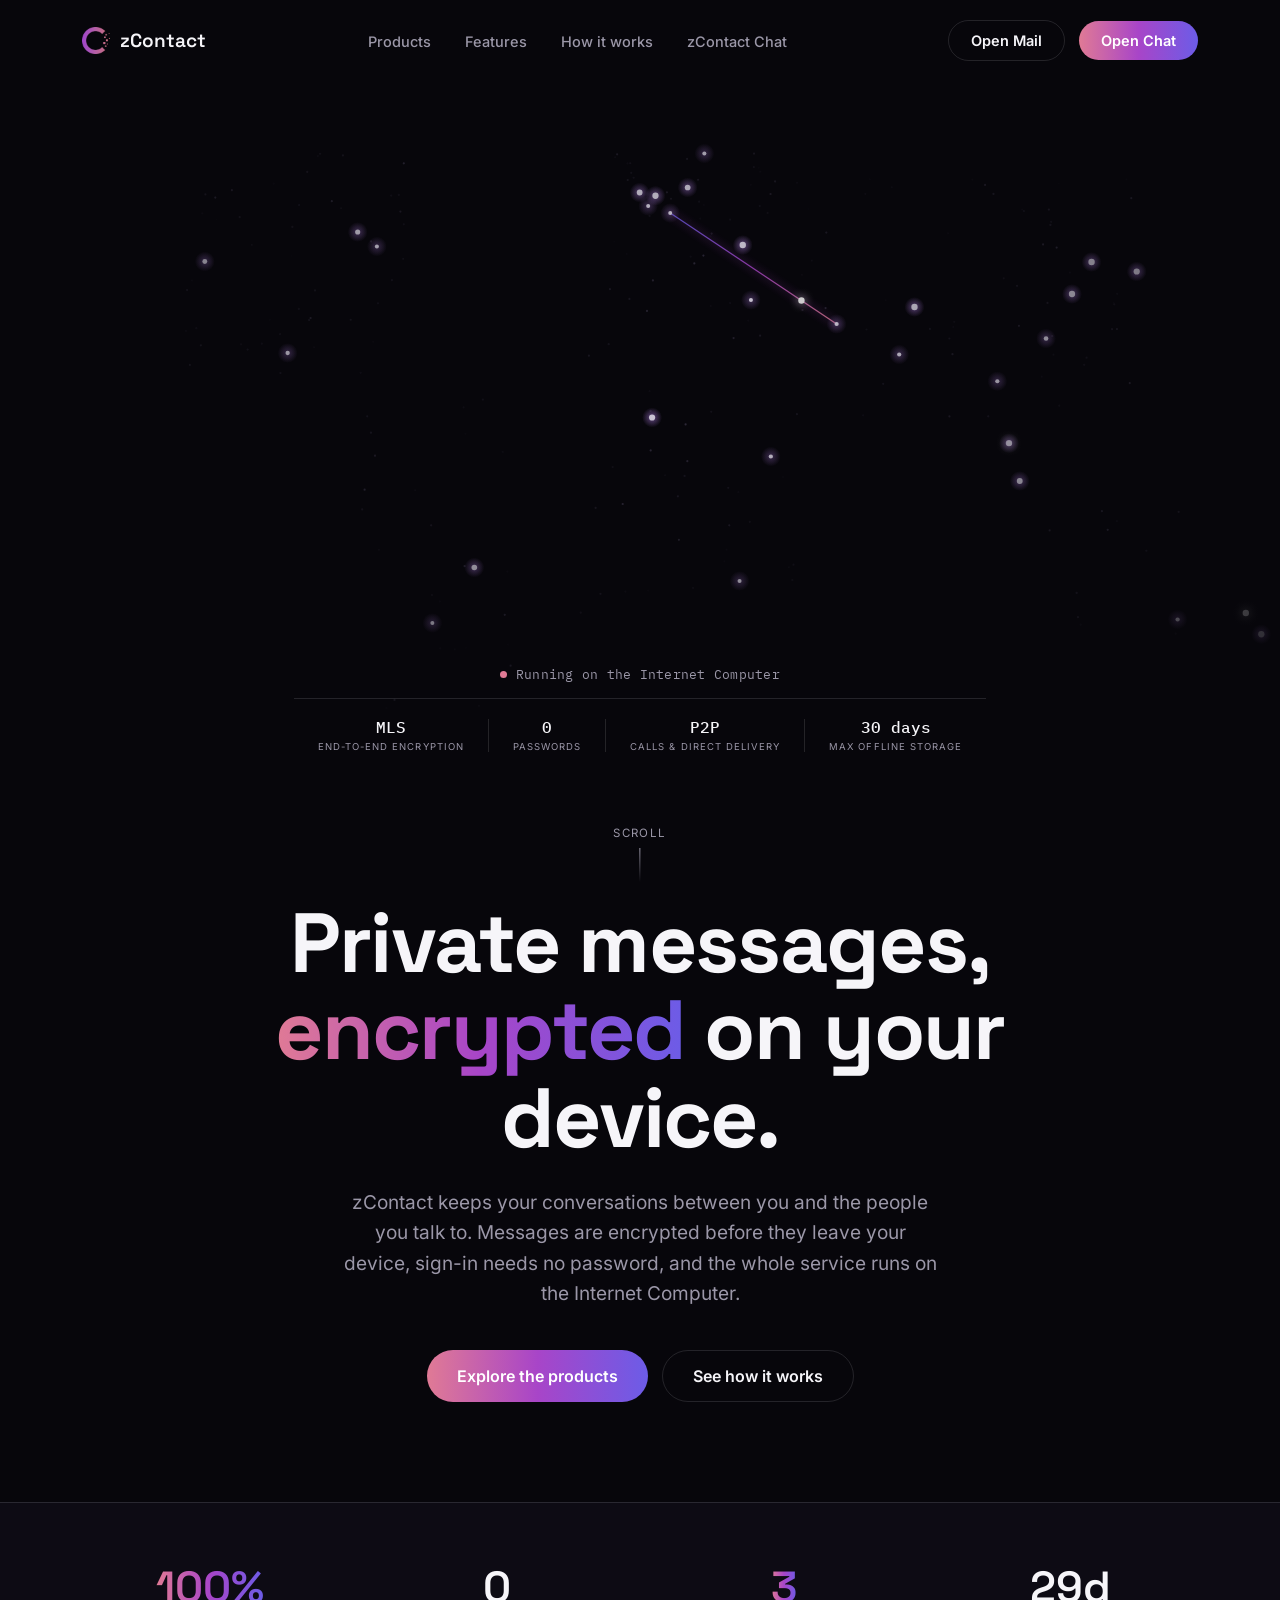
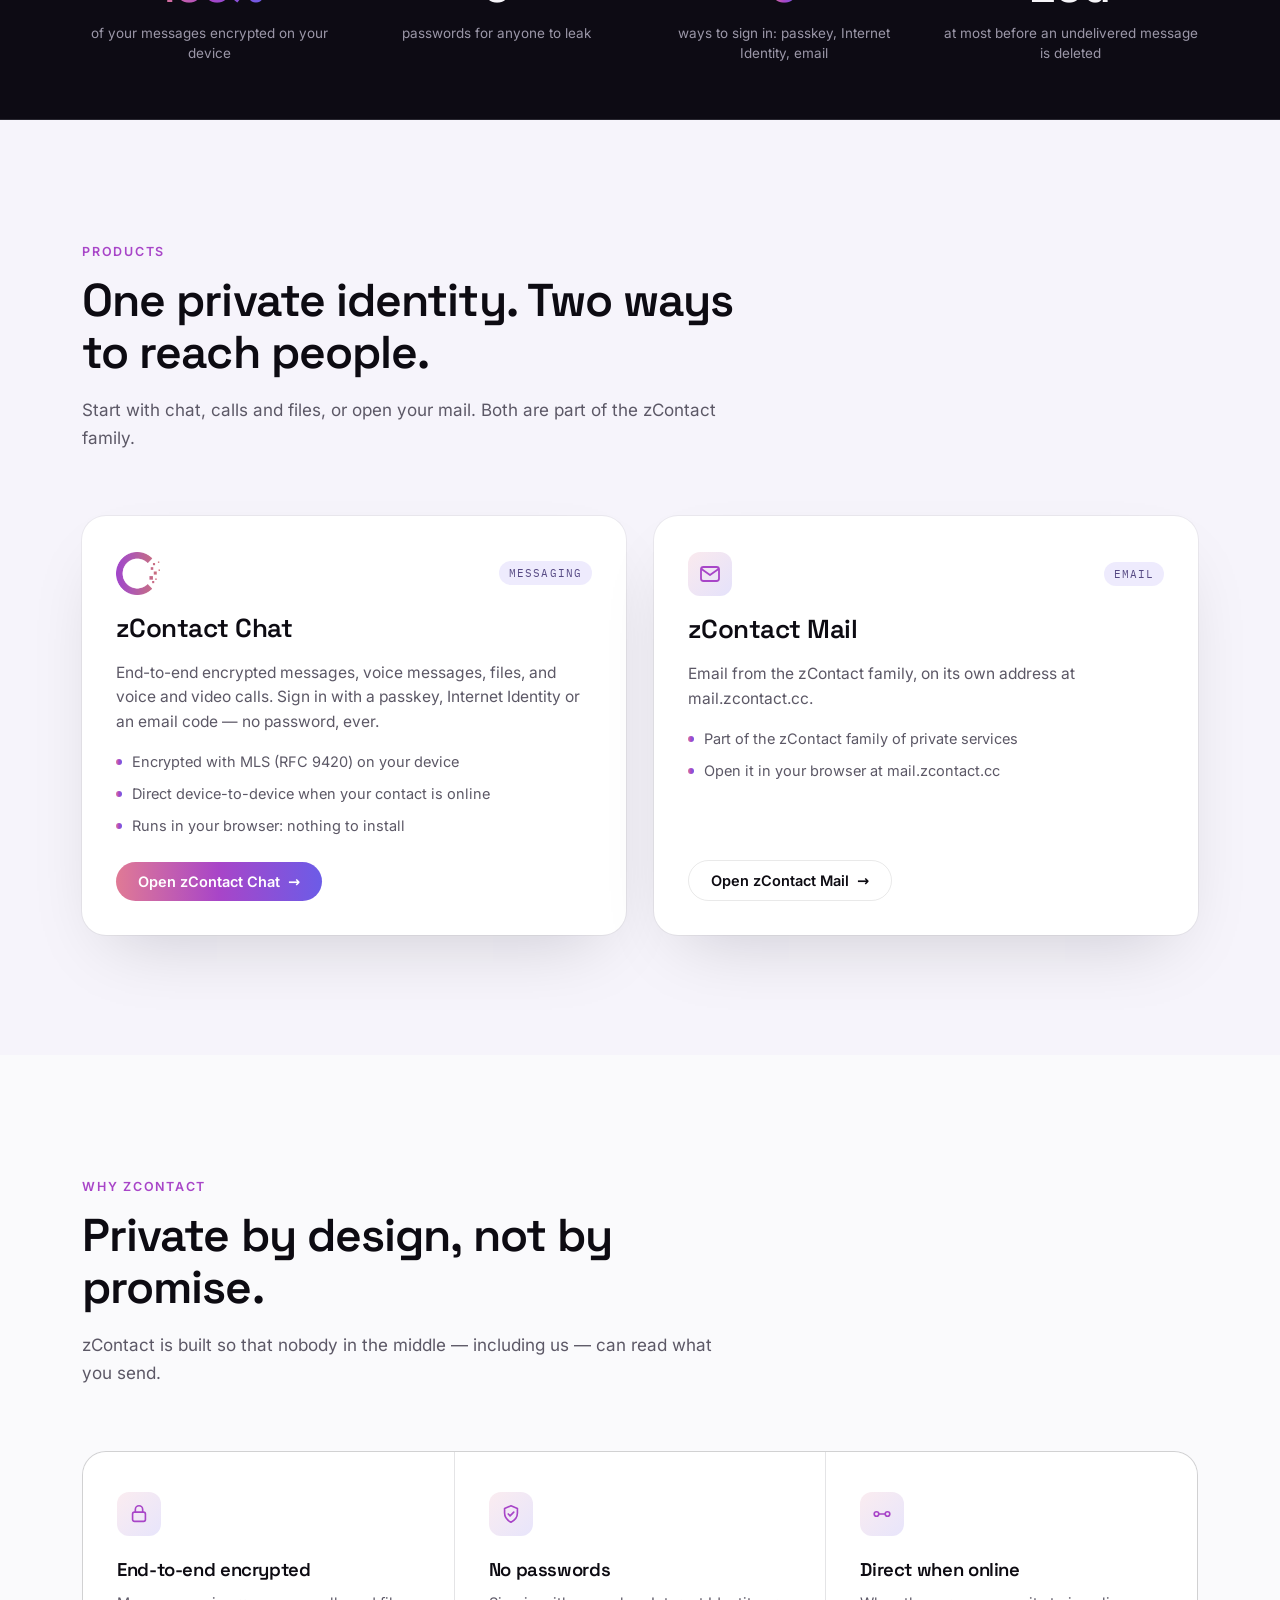
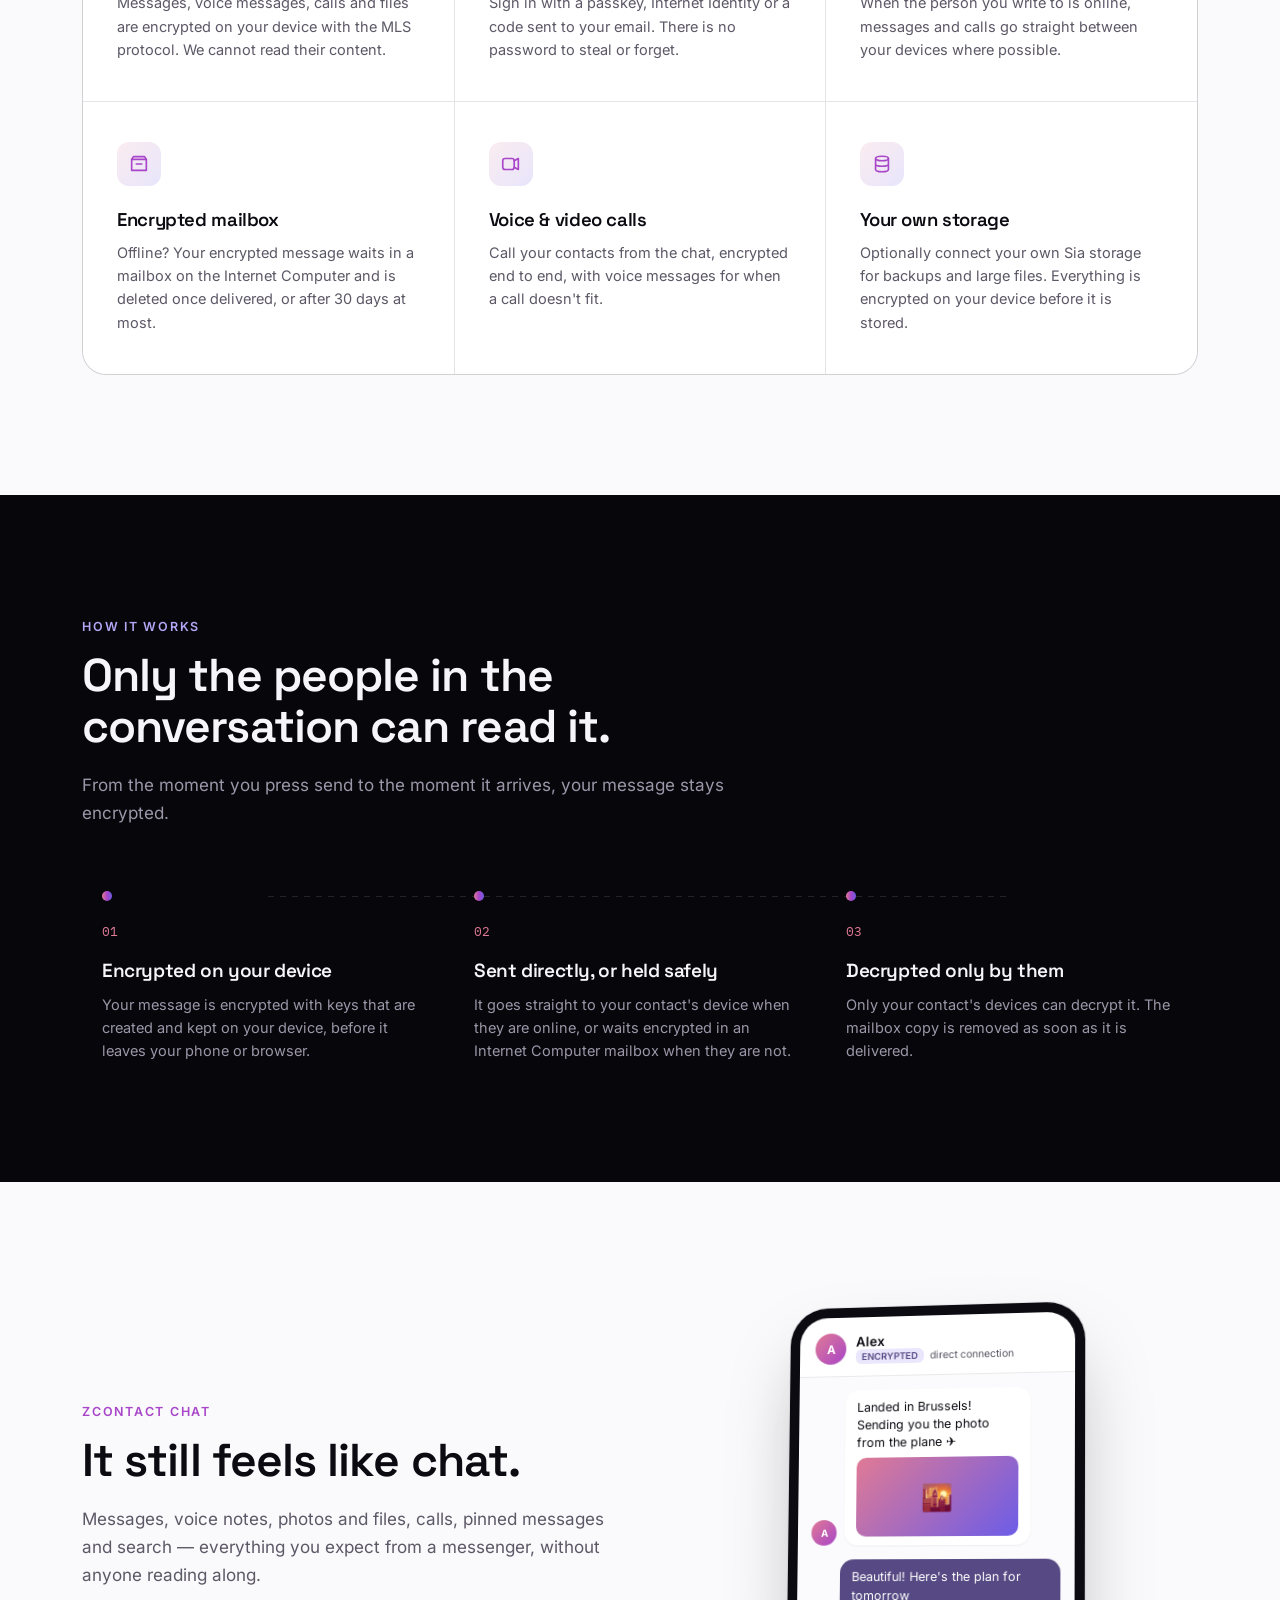
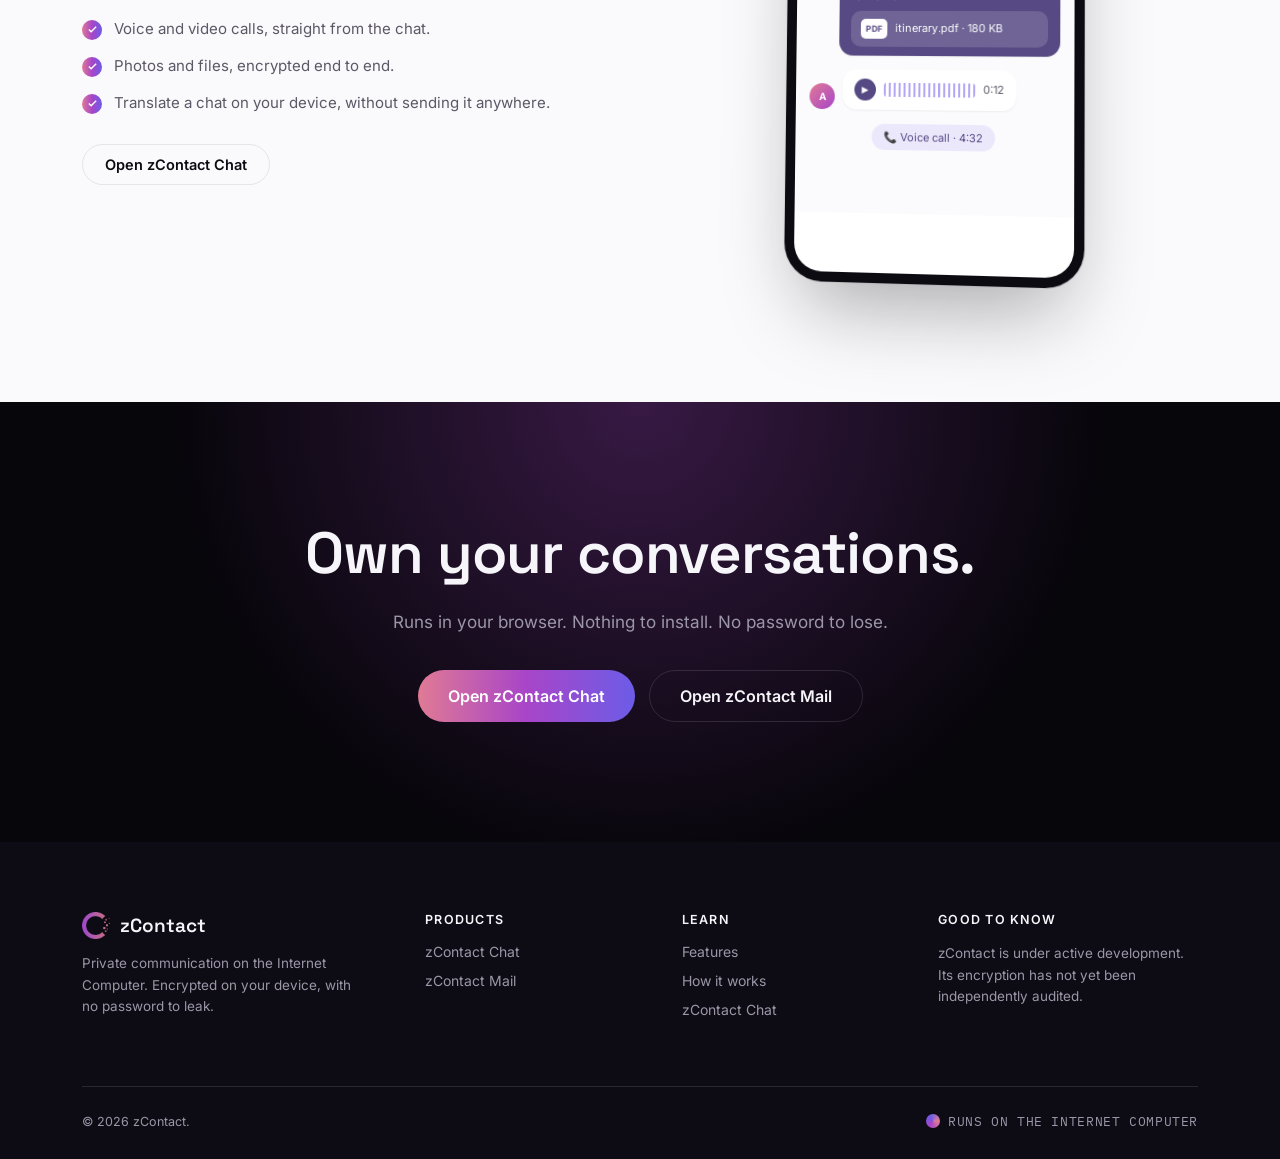
<file: index.html>
<!DOCTYPE html>
<html lang="en">
<head>
<meta charset="UTF-8">
<meta name="viewport" content="width=device-width, initial-scale=1.0">
<title>zContact — Private messages, encrypted on your device.</title>
<meta name="description" content="zContact is a private communication family on the Internet Computer: end-to-end encrypted chat with no passwords, and zContact Mail.">
<meta name="referrer" content="no-referrer">
<link rel="icon" type="image/png" href="logo.png">
<link rel="stylesheet" href="style.css">
</head>
<body>

<header id="siteHeader">
  <div class="wrap">
    <nav aria-label="Main">
      <a href="#top" class="logo"><img src="logo.png" alt="" width="28" height="27"><span>zContact</span></a>
      <ul class="nav-links" id="navLinks">
        <li><a href="#products">Products</a></li>
        <li><a href="#features">Features</a></li>
        <li><a href="#how">How it works</a></li>
        <li><a href="#chat">zContact Chat</a></li>
      </ul>
      <div class="nav-right">
        <a href="https://mail.zcontact.cc/" class="btn btn-ghost-dark nav-mail" target="_blank" rel="noopener noreferrer">Open Mail</a>
        <a href="https://ydmpv-niaaa-aaaak-qzlua-cai.icp0.io/" class="btn btn-primary" target="_blank" rel="noopener noreferrer">Open Chat</a>
        <button class="menu-toggle" id="menuToggle" aria-label="Menu" aria-expanded="false" aria-controls="navLinks"><span></span><span></span><span></span></button>
      </div>
    </nav>
  </div>
</header>

<main id="top">

<section class="hero" aria-label="zContact on the Internet Computer">
  <canvas id="network-canvas" aria-hidden="true"></canvas>
  <div class="hero-vignette"></div>
  <div class="net-nodes" id="netNodes" aria-hidden="true"></div>
  <div class="hero-inner wrap">
    <div class="status-card">
      <div class="status-live">
        <span class="live-dot"></span>
        <span class="mono">Running on the Internet Computer</span>
      </div>
      <div class="status-grid">
        <div class="status-item">
          <span class="val breathe-num">MLS</span>
          <span class="lbl">End-to-end encryption</span>
        </div>
        <div class="status-item">
          <span class="val">0</span>
          <span class="lbl">Passwords</span>
        </div>
        <div class="status-item">
          <span class="val">P2P</span>
          <span class="lbl">Calls &amp; direct delivery</span>
        </div>
        <div class="status-item">
          <span class="val">30 days</span>
          <span class="lbl">Max offline storage</span>
        </div>
      </div>
    </div>
  </div>
  <div class="scroll-cue" aria-hidden="true"><span>Scroll</span><span class="line"></span></div>
</section>

<section class="intro">
  <div class="wrap intro-inner reveal">
    <h1>Private messages, <span class="grad-text">encrypted</span> on your device.</h1>
    <p>zContact keeps your conversations between you and the people you talk to. Messages are encrypted before they leave your device, sign-in needs no password, and the whole service runs on the Internet Computer.</p>
    <div class="hero-ctas">
      <a href="#products" class="btn btn-primary btn-lg">Explore the products</a>
      <a href="#how" class="btn btn-ghost-dark btn-lg">See how it works</a>
    </div>
  </div>
</section>

<div class="stats">
  <div class="wrap stats-grid">
    <div class="reveal">
      <div class="stat-num"><span class="accent">100%</span></div>
      <div class="stat-label">of your messages encrypted on your device</div>
    </div>
    <div class="reveal">
      <div class="stat-num" data-count="0">0</div>
      <div class="stat-label">passwords for anyone to leak</div>
    </div>
    <div class="reveal">
      <div class="stat-num"><span class="accent" data-count="3">3</span></div>
      <div class="stat-label">ways to sign in: passkey, Internet Identity, email</div>
    </div>
    <div class="reveal">
      <div class="stat-num"><span data-count="30">30</span>d</div>
      <div class="stat-label">at most before an undelivered message is deleted</div>
    </div>
  </div>
</div>

<section class="products" id="products">
  <div class="wrap">
    <div class="section-head reveal">
      <span class="eyebrow">Products</span>
      <h2>One private identity. Two ways to reach people.</h2>
      <p>Start with chat, calls and files, or open your mail. Both are part of the zContact family.</p>
    </div>
    <div class="product-grid reveal">
      <article class="product-card">
        <div class="product-top">
          <img src="logo.png" alt="" width="44" height="42">
          <span class="product-tag">Messaging</span>
        </div>
        <h3>zContact Chat</h3>
        <p>End-to-end encrypted messages, voice messages, files, and voice and video calls. Sign in with a passkey, Internet Identity or an email code — no password, ever.</p>
        <ul class="product-points">
          <li>Encrypted with MLS (RFC 9420) on your device</li>
          <li>Direct device-to-device when your contact is online</li>
          <li>Runs in your browser: nothing to install</li>
        </ul>
        <a href="https://ydmpv-niaaa-aaaak-qzlua-cai.icp0.io/" class="btn btn-primary" target="_blank" rel="noopener noreferrer">Open zContact Chat <span aria-hidden="true">→</span></a>
      </article>
      <article class="product-card">
        <div class="product-top">
          <span class="product-mark" aria-hidden="true">
            <svg viewBox="0 0 24 24" fill="none" stroke-width="1.8" stroke-linecap="round" stroke-linejoin="round"><rect x="3" y="5" width="18" height="14" rx="2.5"/><path d="m3.5 7 8.5 6 8.5-6"/></svg>
          </span>
          <span class="product-tag">Email</span>
        </div>
        <h3>zContact Mail</h3>
        <p>Email from the zContact family, on its own address at mail.zcontact.cc.</p>
        <ul class="product-points">
          <li>Part of the zContact family of private services</li>
          <li>Open it in your browser at mail.zcontact.cc</li>
        </ul>
        <a href="https://mail.zcontact.cc/" class="btn btn-ghost-light" target="_blank" rel="noopener noreferrer">Open zContact Mail <span aria-hidden="true">→</span></a>
      </article>
    </div>
  </div>
</section>

<section id="features">
  <div class="wrap">
    <div class="section-head reveal">
      <span class="eyebrow">Why zContact</span>
      <h2>Private by design, not by promise.</h2>
      <p>zContact is built so that nobody in the middle — including us — can read what you send.</p>
    </div>
    <div class="feature-grid reveal">
      <div class="feature-card">
        <div class="feature-icon"><svg viewBox="0 0 24 24" fill="none" stroke-width="1.8" stroke-linecap="round" stroke-linejoin="round"><rect x="5" y="10" width="14" height="10" rx="2"/><path d="M8 10V7a4 4 0 0 1 8 0v3"/></svg></div>
        <h3>End-to-end encrypted</h3>
        <p>Messages, voice messages, calls and files are encrypted on your device with the MLS protocol. We cannot read their content.</p>
      </div>
      <div class="feature-card">
        <div class="feature-icon"><svg viewBox="0 0 24 24" fill="none" stroke-width="1.8" stroke-linecap="round" stroke-linejoin="round"><path d="M12 3 5 6v5c0 4.5 3 8 7 10 4-2 7-5.5 7-10V6z"/><path d="m9 12 2 2 4-4"/></svg></div>
        <h3>No passwords</h3>
        <p>Sign in with a passkey, Internet Identity or a code sent to your email. There is no password to steal or forget.</p>
      </div>
      <div class="feature-card">
        <div class="feature-icon"><svg viewBox="0 0 24 24" fill="none" stroke-width="1.8" stroke-linecap="round" stroke-linejoin="round"><circle cx="6" cy="12" r="2.5"/><circle cx="18" cy="12" r="2.5"/><path d="M8.5 12h7"/></svg></div>
        <h3>Direct when online</h3>
        <p>When the person you write to is online, messages and calls go straight between your devices where possible.</p>
      </div>
      <div class="feature-card">
        <div class="feature-icon"><svg viewBox="0 0 24 24" fill="none" stroke-width="1.8" stroke-linecap="round" stroke-linejoin="round"><path d="M4 7h16v12H4z"/><path d="M4 7l2-3h12l2 3M9 12h6"/></svg></div>
        <h3>Encrypted mailbox</h3>
        <p>Offline? Your encrypted message waits in a mailbox on the Internet Computer and is deleted once delivered, or after 30 days at most.</p>
      </div>
      <div class="feature-card">
        <div class="feature-icon"><svg viewBox="0 0 24 24" fill="none" stroke-width="1.8" stroke-linecap="round" stroke-linejoin="round"><path d="M15.5 8.5 20 6v12l-4.5-2.5"/><rect x="3" y="6" width="12.5" height="12" rx="2.5"/></svg></div>
        <h3>Voice &amp; video calls</h3>
        <p>Call your contacts from the chat, encrypted end to end, with voice messages for when a call doesn't fit.</p>
      </div>
      <div class="feature-card">
        <div class="feature-icon"><svg viewBox="0 0 24 24" fill="none" stroke-width="1.8" stroke-linecap="round" stroke-linejoin="round"><ellipse cx="12" cy="6" rx="7" ry="2.5"/><path d="M5 6v12c0 1.4 3.1 2.5 7 2.5s7-1.1 7-2.5V6M5 12c0 1.4 3.1 2.5 7 2.5s7-1.1 7-2.5"/></svg></div>
        <h3>Your own storage</h3>
        <p>Optionally connect your own Sia storage for backups and large files. Everything is encrypted on your device before it is stored.</p>
      </div>
    </div>
  </div>
</section>

<section class="how" id="how">
  <div class="wrap">
    <div class="section-head reveal">
      <span class="eyebrow">How it works</span>
      <h2>Only the people in the conversation can read it.</h2>
      <p>From the moment you press send to the moment it arrives, your message stays encrypted.</p>
    </div>
    <div class="flow reveal">
      <div class="flow-step">
        <div class="flow-line"></div>
        <div class="flow-dot"></div>
        <div class="flow-num">01</div>
        <h3>Encrypted on your device</h3>
        <p>Your message is encrypted with keys that are created and kept on your device, before it leaves your phone or browser.</p>
      </div>
      <div class="flow-step">
        <div class="flow-line"></div>
        <div class="flow-dot"></div>
        <div class="flow-num">02</div>
        <h3>Sent directly, or held safely</h3>
        <p>It goes straight to your contact's device when they are online, or waits encrypted in an Internet Computer mailbox when they are not.</p>
      </div>
      <div class="flow-step">
        <div class="flow-dot"></div>
        <div class="flow-num">03</div>
        <h3>Decrypted only by them</h3>
        <p>Only your contact's devices can decrypt it. The mailbox copy is removed as soon as it is delivered.</p>
      </div>
    </div>
  </div>
</section>

<section class="product" id="chat">
  <div class="wrap product-layout">
    <div class="product-copy">
      <div class="section-head reveal">
        <span class="eyebrow">zContact Chat</span>
        <h2>It still feels like chat.</h2>
        <p>Messages, voice notes, photos and files, calls, pinned messages and search — everything you expect from a messenger, without anyone reading along.</p>
      </div>
      <ul class="reveal">
        <li><span class="check"><svg viewBox="0 0 24 24"><polyline points="20 6 9 17 4 12"/></svg></span>Voice and video calls, straight from the chat.</li>
        <li><span class="check"><svg viewBox="0 0 24 24"><polyline points="20 6 9 17 4 12"/></svg></span>Photos and files, encrypted end to end.</li>
        <li><span class="check"><svg viewBox="0 0 24 24"><polyline points="20 6 9 17 4 12"/></svg></span>Translate a chat on your device, without sending it anywhere.</li>
      </ul>
      <a href="https://ydmpv-niaaa-aaaak-qzlua-cai.icp0.io/" class="btn btn-ghost-light product-cta" target="_blank" rel="noopener noreferrer">Open zContact Chat</a>
    </div>
    <div class="phone-stage reveal" aria-hidden="true">
      <div class="phone">
        <div class="phone-screen">
          <div class="chat-head">
            <div class="avatar av-alex">A</div>
            <div>
              <div class="who">Alex</div>
              <div class="meta"><span class="priv-badge">ENCRYPTED</span> direct connection</div>
            </div>
          </div>
          <div class="chat-body">
            <div class="msg">
              <div class="avatar av-small av-alex">A</div>
              <div class="bubble">
                Landed in Brussels! Sending you the photo from the plane ✈️
                <div class="media-chip">🌇</div>
              </div>
            </div>
            <div class="msg msg-out">
              <div class="bubble bubble-out">
                Beautiful! Here's the plan for tomorrow
                <div class="file-chip"><span class="file-icon">PDF</span> itinerary.pdf · 180 KB</div>
              </div>
            </div>
            <div class="msg">
              <div class="avatar av-small av-alex">A</div>
              <div class="bubble">
                <div class="voice-chip"><span class="play">▶</span><span class="wave"></span><span class="dur">0:12</span></div>
              </div>
            </div>
            <div class="call-chip">📞 Voice call · 4:32</div>
          </div>
          <div class="chat-input"><span>Type a message…</span><span>➤</span></div>
        </div>
      </div>
    </div>
  </div>
</section>

<section class="cta-banner">
  <div class="wrap inner reveal">
    <h2>Own your conversations.</h2>
    <p>Runs in your browser. Nothing to install. No password to lose.</p>
    <div class="cta-actions">
      <a href="https://ydmpv-niaaa-aaaak-qzlua-cai.icp0.io/" class="btn btn-primary btn-lg" target="_blank" rel="noopener noreferrer">Open zContact Chat</a>
      <a href="https://mail.zcontact.cc/" class="btn btn-ghost-dark btn-lg" target="_blank" rel="noopener noreferrer">Open zContact Mail</a>
    </div>
  </div>
</section>

</main>

<footer>
  <div class="wrap">
    <div class="footer-top">
      <div class="footer-brand">
        <a href="#top" class="logo"><img src="logo.png" alt="" width="28" height="27"><span>zContact</span></a>
        <p>Private communication on the Internet Computer. Encrypted on your device, with no password to leak.</p>
      </div>
      <div class="footer-col">
        <h4>Products</h4>
        <a href="https://ydmpv-niaaa-aaaak-qzlua-cai.icp0.io/" target="_blank" rel="noopener noreferrer">zContact Chat</a>
        <a href="https://mail.zcontact.cc/" target="_blank" rel="noopener noreferrer">zContact Mail</a>
      </div>
      <div class="footer-col">
        <h4>Learn</h4>
        <a href="#features">Features</a>
        <a href="#how">How it works</a>
        <a href="#chat">zContact Chat</a>
      </div>
      <div class="footer-col">
        <h4>Good to know</h4>
        <p class="footer-note">zContact is under active development. Its encryption has not yet been independently audited.</p>
      </div>
    </div>
    <div class="footer-bottom">
      <span>© 2026 zContact.</span>
      <span class="ic-badge"><span class="dot-ring"></span>RUNS ON THE INTERNET COMPUTER</span>
    </div>
  </div>
</footer>

<script src="main.js" defer></script>
</body>
</html>
</file>
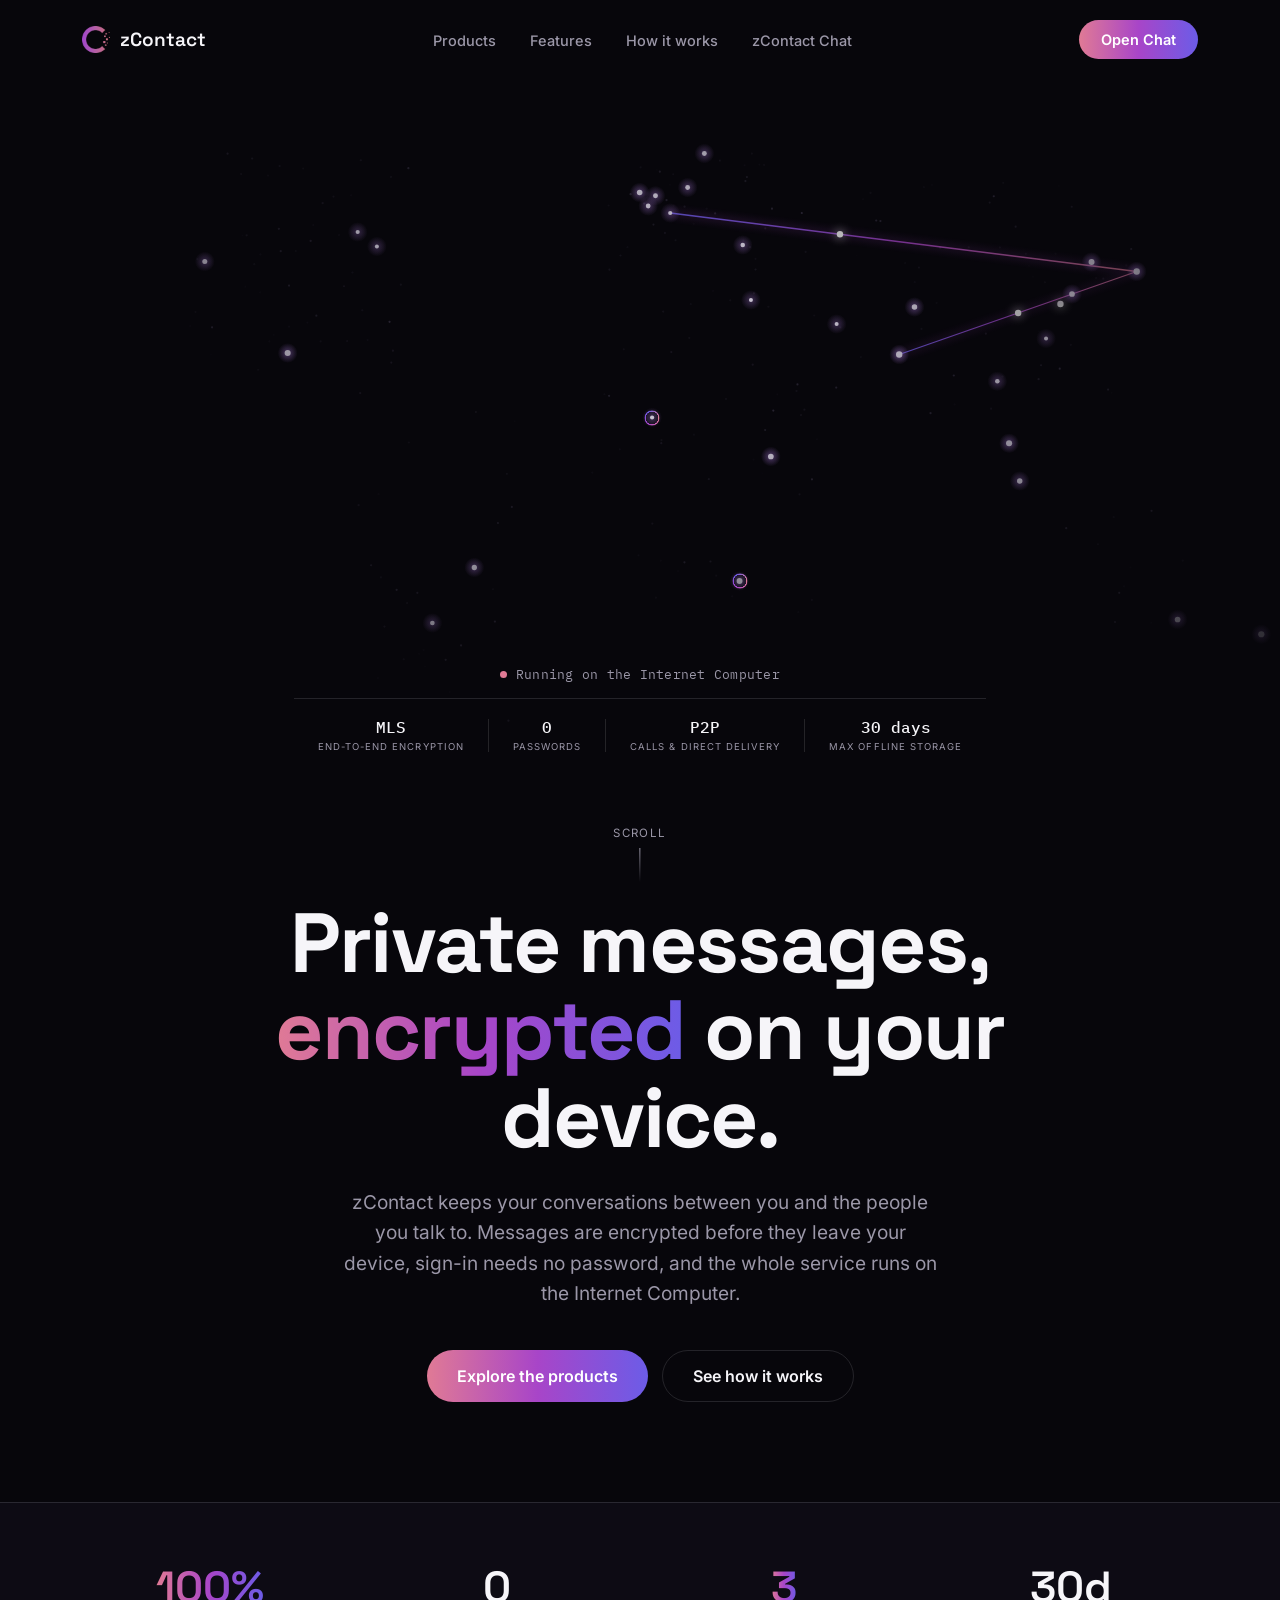
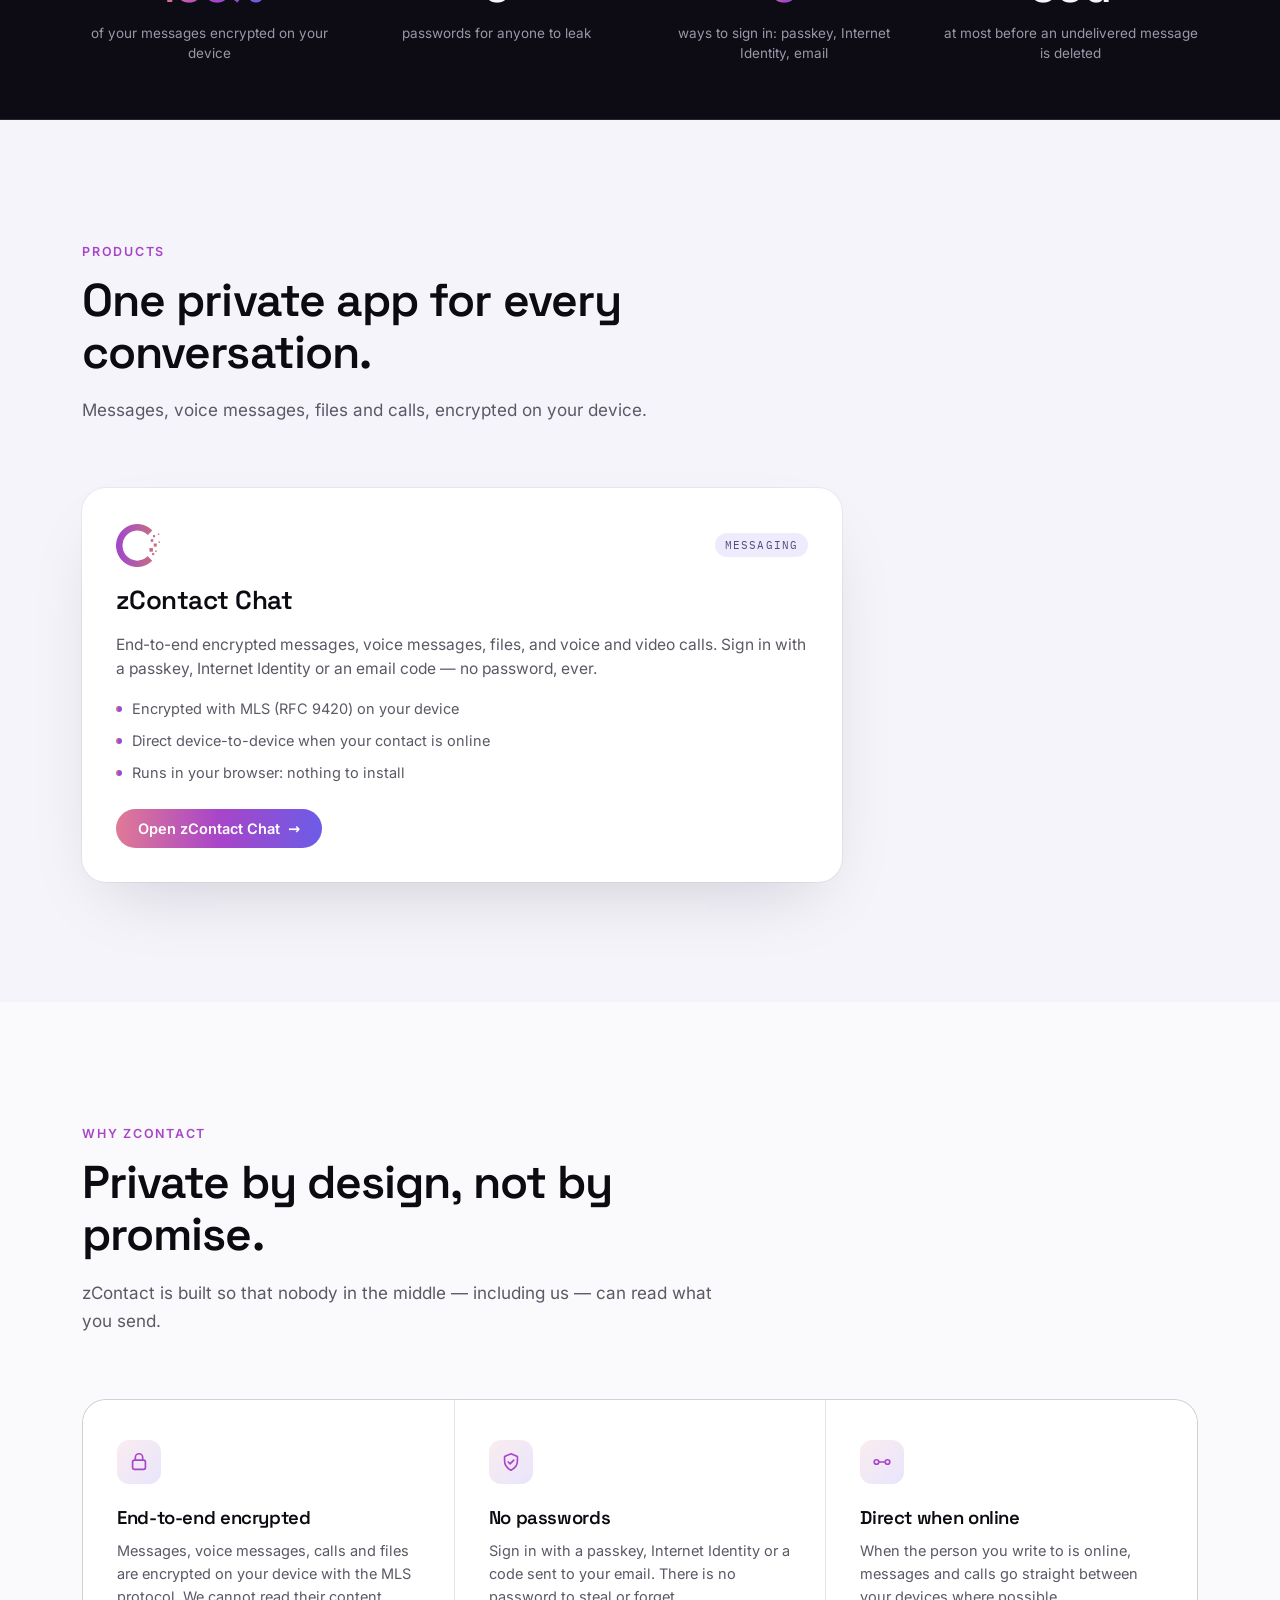
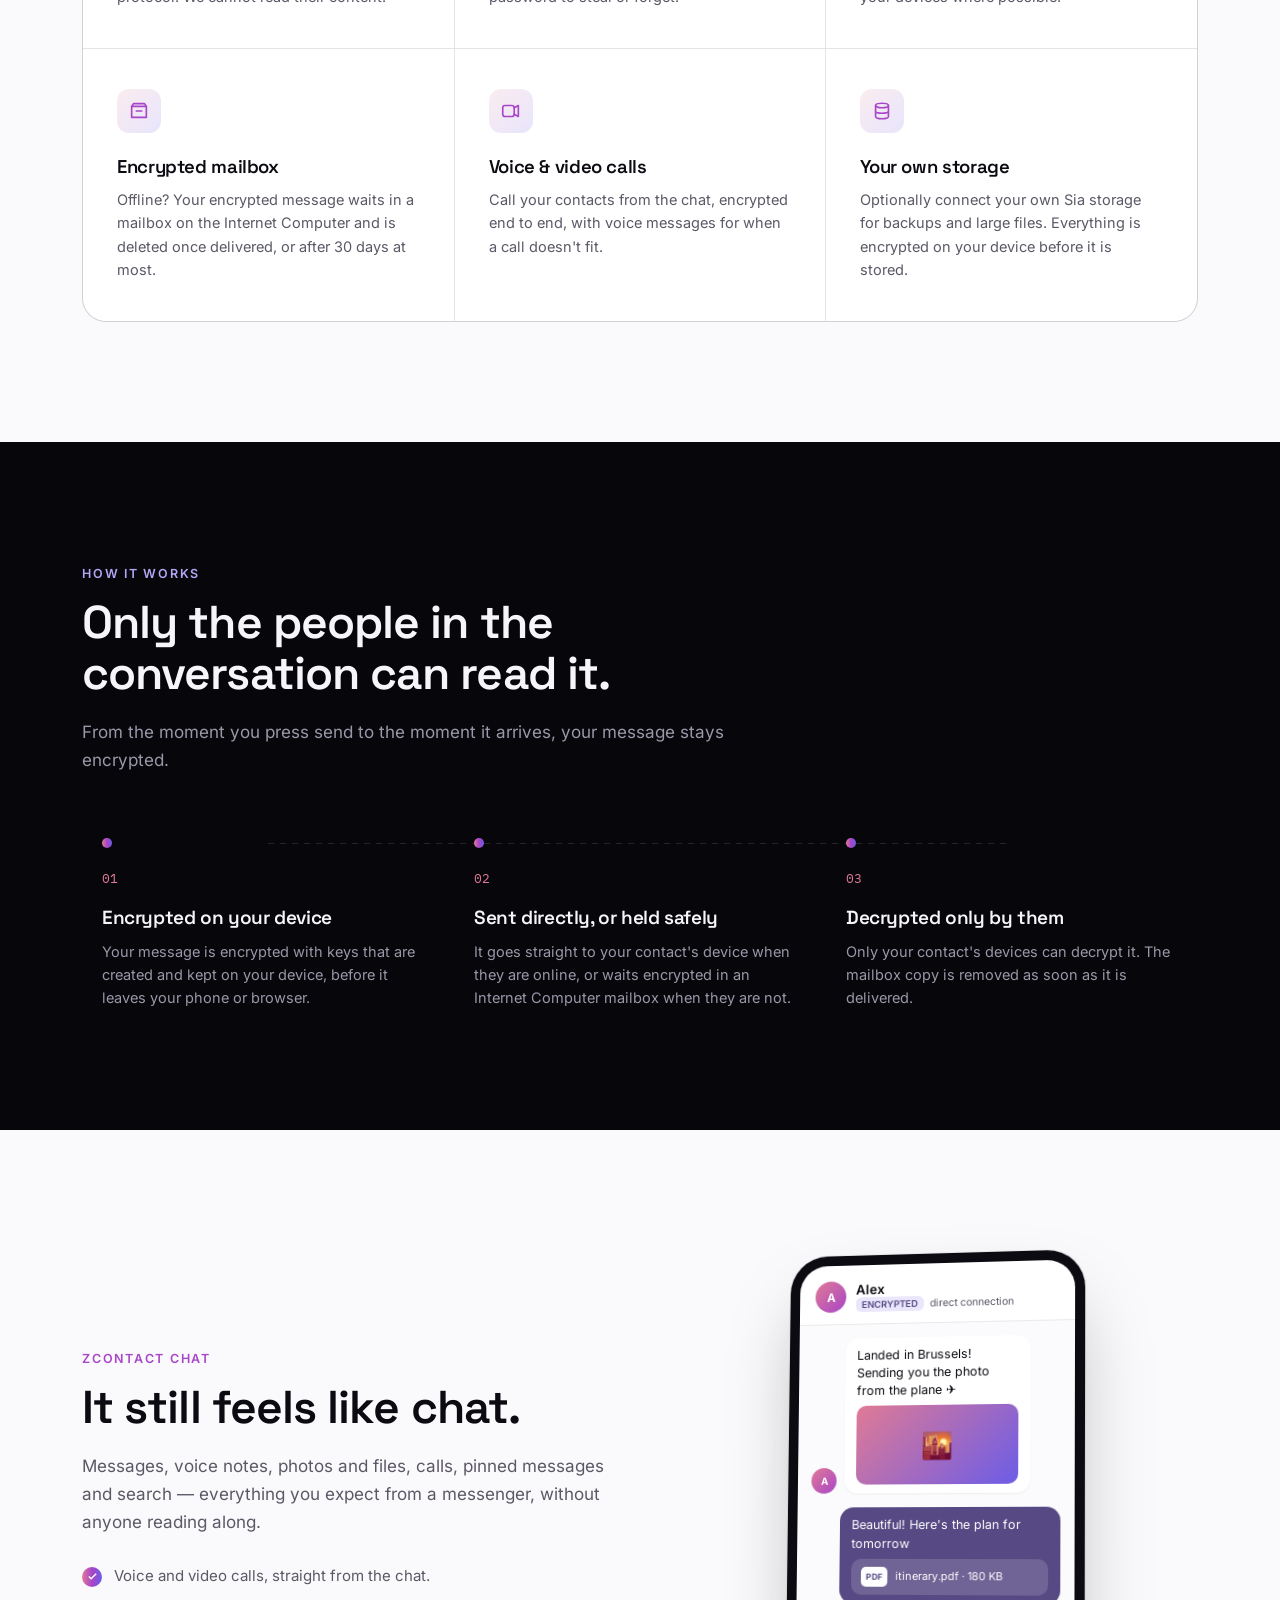
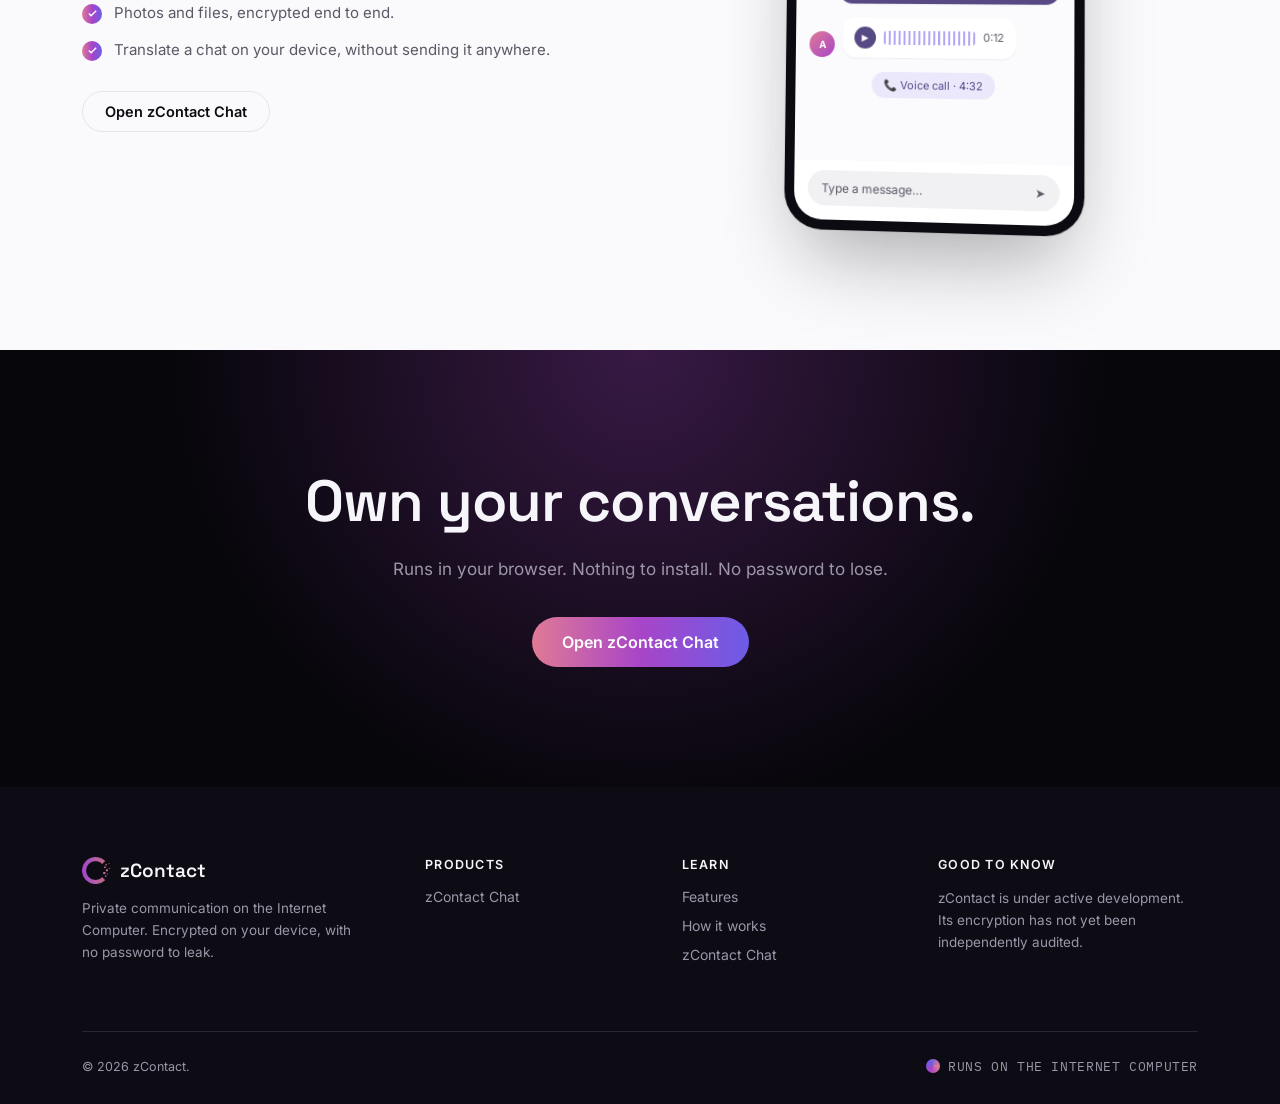
<file: src/index.html>
<!DOCTYPE html>
<html lang="en">
<head>
<meta charset="UTF-8">
<meta name="viewport" content="width=device-width, initial-scale=1.0">
<title>zContact — Private messages, encrypted on your device.</title>
<meta name="description" content="zContact Chat: end-to-end encrypted messages, files and calls on the Internet Computer, with no passwords.">
<meta name="referrer" content="no-referrer">
<link rel="icon" type="image/png" href="logo.png">
<link rel="stylesheet" href="style.css">
</head>
<body>

<header id="siteHeader">
  <div class="wrap">
    <nav aria-label="Main">
      <a href="#top" class="logo"><img src="logo.png" alt="" width="28" height="27"><span>zContact</span></a>
      <ul class="nav-links" id="navLinks">
        <li><a href="#products">Products</a></li>
        <li><a href="#features">Features</a></li>
        <li><a href="#how">How it works</a></li>
        <li><a href="#chat">zContact Chat</a></li>
      </ul>
      <div class="nav-right">
        <a href="https://chat.zcontact.cc/" class="btn btn-primary" target="_blank" rel="noopener noreferrer">Open Chat</a>
        <button class="menu-toggle" id="menuToggle" aria-label="Menu" aria-expanded="false" aria-controls="navLinks"><span></span><span></span><span></span></button>
      </div>
    </nav>
  </div>
</header>

<main id="top">

<section class="hero" aria-label="zContact on the Internet Computer">
  <canvas id="network-canvas" aria-hidden="true"></canvas>
  <div class="hero-vignette"></div>
  <div class="net-nodes" id="netNodes" aria-hidden="true"></div>
  <div class="hero-inner wrap">
    <div class="status-card">
      <div class="status-live">
        <span class="live-dot"></span>
        <span class="mono">Running on the Internet Computer</span>
      </div>
      <div class="status-grid">
        <div class="status-item">
          <span class="val breathe-num">MLS</span>
          <span class="lbl">End-to-end encryption</span>
        </div>
        <div class="status-item">
          <span class="val">0</span>
          <span class="lbl">Passwords</span>
        </div>
        <div class="status-item">
          <span class="val">P2P</span>
          <span class="lbl">Calls &amp; direct delivery</span>
        </div>
        <div class="status-item">
          <span class="val">30 days</span>
          <span class="lbl">Max offline storage</span>
        </div>
      </div>
    </div>
  </div>
  <div class="scroll-cue" aria-hidden="true"><span>Scroll</span><span class="line"></span></div>
</section>

<section class="intro">
  <div class="wrap intro-inner reveal">
    <h1>Private messages, <span class="grad-text">encrypted</span> on your device.</h1>
    <p>zContact keeps your conversations between you and the people you talk to. Messages are encrypted before they leave your device, sign-in needs no password, and the whole service runs on the Internet Computer.</p>
    <div class="hero-ctas">
      <a href="#products" class="btn btn-primary btn-lg">Explore the products</a>
      <a href="#how" class="btn btn-ghost-dark btn-lg">See how it works</a>
    </div>
  </div>
</section>

<div class="stats">
  <div class="wrap stats-grid">
    <div class="reveal">
      <div class="stat-num"><span class="accent">100%</span></div>
      <div class="stat-label">of your messages encrypted on your device</div>
    </div>
    <div class="reveal">
      <div class="stat-num" data-count="0">0</div>
      <div class="stat-label">passwords for anyone to leak</div>
    </div>
    <div class="reveal">
      <div class="stat-num"><span class="accent" data-count="3">3</span></div>
      <div class="stat-label">ways to sign in: passkey, Internet Identity, email</div>
    </div>
    <div class="reveal">
      <div class="stat-num"><span data-count="30">30</span>d</div>
      <div class="stat-label">at most before an undelivered message is deleted</div>
    </div>
  </div>
</div>

<section class="products" id="products">
  <div class="wrap">
    <div class="section-head reveal">
      <span class="eyebrow">Products</span>
      <h2>One private app for every conversation.</h2>
      <p>Messages, voice messages, files and calls, encrypted on your device.</p>
    </div>
    <div class="product-grid is-single reveal">
      <article class="product-card">
        <div class="product-top">
          <img src="logo.png" alt="" width="44" height="42">
          <span class="product-tag">Messaging</span>
        </div>
        <h3>zContact Chat</h3>
        <p>End-to-end encrypted messages, voice messages, files, and voice and video calls. Sign in with a passkey, Internet Identity or an email code — no password, ever.</p>
        <ul class="product-points">
          <li>Encrypted with MLS (RFC 9420) on your device</li>
          <li>Direct device-to-device when your contact is online</li>
          <li>Runs in your browser: nothing to install</li>
        </ul>
        <a href="https://chat.zcontact.cc/" class="btn btn-primary" target="_blank" rel="noopener noreferrer">Open zContact Chat <span aria-hidden="true">→</span></a>
      </article>
    </div>
  </div>
</section>

<section id="features">
  <div class="wrap">
    <div class="section-head reveal">
      <span class="eyebrow">Why zContact</span>
      <h2>Private by design, not by promise.</h2>
      <p>zContact is built so that nobody in the middle — including us — can read what you send.</p>
    </div>
    <div class="feature-grid reveal">
      <div class="feature-card">
        <div class="feature-icon"><svg viewBox="0 0 24 24" fill="none" stroke-width="1.8" stroke-linecap="round" stroke-linejoin="round"><rect x="5" y="10" width="14" height="10" rx="2"/><path d="M8 10V7a4 4 0 0 1 8 0v3"/></svg></div>
        <h3>End-to-end encrypted</h3>
        <p>Messages, voice messages, calls and files are encrypted on your device with the MLS protocol. We cannot read their content.</p>
      </div>
      <div class="feature-card">
        <div class="feature-icon"><svg viewBox="0 0 24 24" fill="none" stroke-width="1.8" stroke-linecap="round" stroke-linejoin="round"><path d="M12 3 5 6v5c0 4.5 3 8 7 10 4-2 7-5.5 7-10V6z"/><path d="m9 12 2 2 4-4"/></svg></div>
        <h3>No passwords</h3>
        <p>Sign in with a passkey, Internet Identity or a code sent to your email. There is no password to steal or forget.</p>
      </div>
      <div class="feature-card">
        <div class="feature-icon"><svg viewBox="0 0 24 24" fill="none" stroke-width="1.8" stroke-linecap="round" stroke-linejoin="round"><circle cx="6" cy="12" r="2.5"/><circle cx="18" cy="12" r="2.5"/><path d="M8.5 12h7"/></svg></div>
        <h3>Direct when online</h3>
        <p>When the person you write to is online, messages and calls go straight between your devices where possible.</p>
      </div>
      <div class="feature-card">
        <div class="feature-icon"><svg viewBox="0 0 24 24" fill="none" stroke-width="1.8" stroke-linecap="round" stroke-linejoin="round"><path d="M4 7h16v12H4z"/><path d="M4 7l2-3h12l2 3M9 12h6"/></svg></div>
        <h3>Encrypted mailbox</h3>
        <p>Offline? Your encrypted message waits in a mailbox on the Internet Computer and is deleted once delivered, or after 30 days at most.</p>
      </div>
      <div class="feature-card">
        <div class="feature-icon"><svg viewBox="0 0 24 24" fill="none" stroke-width="1.8" stroke-linecap="round" stroke-linejoin="round"><path d="M15.5 8.5 20 6v12l-4.5-2.5"/><rect x="3" y="6" width="12.5" height="12" rx="2.5"/></svg></div>
        <h3>Voice &amp; video calls</h3>
        <p>Call your contacts from the chat, encrypted end to end, with voice messages for when a call doesn't fit.</p>
      </div>
      <div class="feature-card">
        <div class="feature-icon"><svg viewBox="0 0 24 24" fill="none" stroke-width="1.8" stroke-linecap="round" stroke-linejoin="round"><ellipse cx="12" cy="6" rx="7" ry="2.5"/><path d="M5 6v12c0 1.4 3.1 2.5 7 2.5s7-1.1 7-2.5V6M5 12c0 1.4 3.1 2.5 7 2.5s7-1.1 7-2.5"/></svg></div>
        <h3>Your own storage</h3>
        <p>Optionally connect your own Sia storage for backups and large files. Everything is encrypted on your device before it is stored.</p>
      </div>
    </div>
  </div>
</section>

<section class="how" id="how">
  <div class="wrap">
    <div class="section-head reveal">
      <span class="eyebrow">How it works</span>
      <h2>Only the people in the conversation can read it.</h2>
      <p>From the moment you press send to the moment it arrives, your message stays encrypted.</p>
    </div>
    <div class="flow reveal">
      <div class="flow-step">
        <div class="flow-line"></div>
        <div class="flow-dot"></div>
        <div class="flow-num">01</div>
        <h3>Encrypted on your device</h3>
        <p>Your message is encrypted with keys that are created and kept on your device, before it leaves your phone or browser.</p>
      </div>
      <div class="flow-step">
        <div class="flow-line"></div>
        <div class="flow-dot"></div>
        <div class="flow-num">02</div>
        <h3>Sent directly, or held safely</h3>
        <p>It goes straight to your contact's device when they are online, or waits encrypted in an Internet Computer mailbox when they are not.</p>
      </div>
      <div class="flow-step">
        <div class="flow-dot"></div>
        <div class="flow-num">03</div>
        <h3>Decrypted only by them</h3>
        <p>Only your contact's devices can decrypt it. The mailbox copy is removed as soon as it is delivered.</p>
      </div>
    </div>
  </div>
</section>

<section class="product" id="chat">
  <div class="wrap product-layout">
    <div class="product-copy">
      <div class="section-head reveal">
        <span class="eyebrow">zContact Chat</span>
        <h2>It still feels like chat.</h2>
        <p>Messages, voice notes, photos and files, calls, pinned messages and search — everything you expect from a messenger, without anyone reading along.</p>
      </div>
      <ul class="reveal">
        <li><span class="check"><svg viewBox="0 0 24 24"><polyline points="20 6 9 17 4 12"/></svg></span>Voice and video calls, straight from the chat.</li>
        <li><span class="check"><svg viewBox="0 0 24 24"><polyline points="20 6 9 17 4 12"/></svg></span>Photos and files, encrypted end to end.</li>
        <li><span class="check"><svg viewBox="0 0 24 24"><polyline points="20 6 9 17 4 12"/></svg></span>Translate a chat on your device, without sending it anywhere.</li>
      </ul>
      <a href="https://chat.zcontact.cc/" class="btn btn-ghost-light product-cta" target="_blank" rel="noopener noreferrer">Open zContact Chat</a>
    </div>
    <div class="phone-stage reveal" aria-hidden="true">
      <div class="phone">
        <div class="phone-screen">
          <div class="chat-head">
            <div class="avatar av-alex">A</div>
            <div>
              <div class="who">Alex</div>
              <div class="meta"><span class="priv-badge">ENCRYPTED</span> direct connection</div>
            </div>
          </div>
          <div class="chat-body">
            <div class="msg">
              <div class="avatar av-small av-alex">A</div>
              <div class="bubble">
                Landed in Brussels! Sending you the photo from the plane ✈️
                <div class="media-chip">🌇</div>
              </div>
            </div>
            <div class="msg msg-out">
              <div class="bubble bubble-out">
                Beautiful! Here's the plan for tomorrow
                <div class="file-chip"><span class="file-icon">PDF</span> itinerary.pdf · 180 KB</div>
              </div>
            </div>
            <div class="msg">
              <div class="avatar av-small av-alex">A</div>
              <div class="bubble">
                <div class="voice-chip"><span class="play">▶</span><span class="wave"></span><span class="dur">0:12</span></div>
              </div>
            </div>
            <div class="call-chip">📞 Voice call · 4:32</div>
          </div>
          <div class="chat-input"><span>Type a message…</span><span>➤</span></div>
        </div>
      </div>
    </div>
  </div>
</section>

<section class="cta-banner">
  <div class="wrap inner reveal">
    <h2>Own your conversations.</h2>
    <p>Runs in your browser. Nothing to install. No password to lose.</p>
    <div class="cta-actions">
      <a href="https://chat.zcontact.cc/" class="btn btn-primary btn-lg" target="_blank" rel="noopener noreferrer">Open zContact Chat</a>
    </div>
  </div>
</section>

</main>

<footer>
  <div class="wrap">
    <div class="footer-top">
      <div class="footer-brand">
        <a href="#top" class="logo"><img src="logo.png" alt="" width="28" height="27"><span>zContact</span></a>
        <p>Private communication on the Internet Computer. Encrypted on your device, with no password to leak.</p>
      </div>
      <div class="footer-col">
        <h4>Products</h4>
        <a href="https://chat.zcontact.cc/" target="_blank" rel="noopener noreferrer">zContact Chat</a>
      </div>
      <div class="footer-col">
        <h4>Learn</h4>
        <a href="#features">Features</a>
        <a href="#how">How it works</a>
        <a href="#chat">zContact Chat</a>
      </div>
      <div class="footer-col">
        <h4>Good to know</h4>
        <p class="footer-note">zContact is under active development. Its encryption has not yet been independently audited.</p>
      </div>
    </div>
    <div class="footer-bottom">
      <span>© 2026 zContact.</span>
      <span class="ic-badge"><span class="dot-ring"></span>RUNS ON THE INTERNET COMPUTER</span>
    </div>
  </div>
</footer>

<script src="main.js" defer></script>
</body>
</html>
</file>
<file: style.css>
/* zContact Official Website. Fonts are bundled (SIL OFL 1.1, see fonts/), no third-party requests. */

@font-face { font-family: 'Inter'; font-weight: 400; font-display: swap; src: url(fonts/inter-latin-400-normal.woff2) format('woff2'); }
@font-face { font-family: 'Inter'; font-weight: 500; font-display: swap; src: url(fonts/inter-latin-500-normal.woff2) format('woff2'); }
@font-face { font-family: 'Inter'; font-weight: 600; font-display: swap; src: url(fonts/inter-latin-600-normal.woff2) format('woff2'); }
@font-face { font-family: 'Inter'; font-weight: 700; font-display: swap; src: url(fonts/inter-latin-700-normal.woff2) format('woff2'); }
@font-face { font-family: 'Space Grotesk'; font-weight: 500; font-display: swap; src: url(fonts/space-grotesk-latin-500-normal.woff2) format('woff2'); }
@font-face { font-family: 'Space Grotesk'; font-weight: 600; font-display: swap; src: url(fonts/space-grotesk-latin-600-normal.woff2) format('woff2'); }
@font-face { font-family: 'Space Grotesk'; font-weight: 700; font-display: swap; src: url(fonts/space-grotesk-latin-700-normal.woff2) format('woff2'); }
@font-face { font-family: 'IBM Plex Mono'; font-weight: 400; font-display: swap; src: url(fonts/ibm-plex-mono-latin-400-normal.woff2) format('woff2'); }
@font-face { font-family: 'IBM Plex Mono'; font-weight: 500; font-display: swap; src: url(fonts/ibm-plex-mono-latin-500-normal.woff2) format('woff2'); }

:root {
  --bg-dark: #07060b;
  --bg-dark-2: #0d0b14;
  --bg-light: #fafafc;
  --surface: #ffffff;
  --ink: #0d0b12;
  --ink-soft: #5c5866;
  --ink-inverse: #f6f5f9;
  --ink-inverse-soft: #9b97a8;
  /* The zContact logo: rose to violet. */
  --accent-1: #e07a95;
  --accent-2: #a845c8;
  --accent-3: #6c5ce7;
  --brand: #574a84;
  --lavender: #b3a6f5;
  --grad: linear-gradient(90deg, var(--accent-1), var(--accent-2), var(--accent-3));
  --line: rgba(13, 11, 18, 0.09);
  --line-inverse: rgba(246, 245, 249, 0.12);
  --container: 1180px;
}

* { margin: 0; padding: 0; box-sizing: border-box; }
html { scroll-behavior: smooth; }
body {
  font-family: 'Inter', system-ui, sans-serif;
  background: var(--bg-light);
  color: var(--ink);
  -webkit-font-smoothing: antialiased;
  overflow-x: hidden;
}
h1, h2, h3 { font-family: 'Space Grotesk', sans-serif; letter-spacing: -0.02em; }
.mono { font-family: 'IBM Plex Mono', monospace; letter-spacing: 0.02em; }
a { color: inherit; text-decoration: none; }
.wrap { max-width: var(--container); margin: 0 auto; padding: 0 32px; }
img, svg { display: block; }
::selection { background: var(--accent-2); color: #fff; }
:focus-visible { outline: 2px solid var(--lavender); outline-offset: 3px; }

/* ---------- Navigation ---------- */
header {
  position: fixed; top: 0; left: 0; right: 0; z-index: 100;
  padding: 20px 0;
  transition: background 0.35s ease, padding 0.35s ease, border-color 0.35s ease;
  border-bottom: 1px solid transparent;
}
header.scrolled {
  background: rgba(7, 6, 11, 0.74);
  backdrop-filter: blur(16px) saturate(160%);
  -webkit-backdrop-filter: blur(16px) saturate(160%);
  padding: 14px 0;
  border-bottom: 1px solid var(--line-inverse);
}
nav { display: flex; align-items: center; justify-content: space-between; gap: 20px; }
.logo { display: flex; align-items: center; gap: 10px; font-family: 'Space Grotesk', sans-serif; font-weight: 600; font-size: 19px; color: var(--ink-inverse); }
.logo img { width: 28px; height: auto; }
.nav-links { display: flex; gap: 34px; list-style: none; }
.nav-links a { font-size: 14.5px; color: var(--ink-inverse-soft); transition: color 0.2s ease; font-weight: 500; }
.nav-links a:hover { color: var(--ink-inverse); }
.nav-right { display: flex; align-items: center; gap: 14px; }
.btn {
  display: inline-flex; align-items: center; justify-content: center; gap: 8px;
  padding: 11px 22px; border-radius: 100px; font-size: 14.5px; font-weight: 600;
  cursor: pointer; border: none; white-space: nowrap;
  transition: transform 0.2s ease, box-shadow 0.2s ease, background 0.2s ease;
}
.btn-primary { background: var(--grad); color: #fff; }
.btn-primary:hover { transform: translateY(-2px); box-shadow: 0 10px 30px -8px rgba(168, 69, 200, 0.6); }
.btn-ghost-dark { color: var(--ink-inverse); border: 1px solid var(--line-inverse); background: transparent; }
.btn-ghost-dark:hover { background: rgba(255, 255, 255, 0.06); }
.btn-ghost-light { color: var(--ink); border: 1px solid var(--line); background: transparent; }
.btn-ghost-light:hover { background: rgba(13, 11, 18, 0.04); }
.btn-lg { padding: 15px 30px; font-size: 16px; }
.menu-toggle { display: none; flex-direction: column; gap: 5px; background: none; border: none; cursor: pointer; padding: 6px; }
.menu-toggle span { width: 22px; height: 2px; background: var(--ink-inverse); display: block; }

/* ---------- Hero ---------- */
.hero {
  position: relative; min-height: 100vh; background: var(--bg-dark);
  display: flex; flex-direction: column; justify-content: center; overflow: hidden;
  padding: 140px 0 80px;
}
#network-canvas { position: absolute; inset: 0; width: 100%; height: 100%; z-index: 0; opacity: 0.95; }
.net-nodes { position: absolute; inset: 0; z-index: 1; pointer-events: none; }
.net-node { position: absolute; top: 0; left: 0; width: 0; height: 0; }
.net-node .ring {
  position: absolute; top: 0; left: 0; width: 9px; height: 9px; border-radius: 50%;
  transform: translate(-50%, -50%) scale(0.5);
  background: conic-gradient(from 90deg, var(--accent-1), var(--accent-2), var(--accent-3), var(--accent-1));
  -webkit-mask-image: radial-gradient(circle, transparent 0, transparent 58%, #000 60%, #000 100%);
  mask-image: radial-gradient(circle, transparent 0, transparent 58%, #000 60%, #000 100%);
  opacity: 0;
  transition: opacity 0.5s ease, transform 0.5s cubic-bezier(0.2, 0.8, 0.3, 1.3), box-shadow 0.5s ease;
}
.net-node .pulse {
  position: absolute; top: 0; left: 0; width: 9px; height: 9px; border-radius: 50%;
  transform: translate(-50%, -50%) scale(1); border: 1px solid var(--accent-2); opacity: 0; pointer-events: none;
}
.net-node.active .pulse { animation: node-pulse 1.1s ease-out infinite; }
.net-node.active .pulse.p2 { animation-delay: 0.4s; border-color: var(--accent-1); }
@keyframes node-pulse {
  0% { transform: translate(-50%, -50%) scale(1); opacity: 0.65; }
  100% { transform: translate(-50%, -50%) scale(4.2); opacity: 0; }
}
.net-node.active .ring {
  opacity: 1; transform: translate(-50%, -50%) scale(1.7);
  box-shadow: 0 0 10px rgba(224, 122, 149, 0.6), 0 0 18px rgba(108, 92, 231, 0.45);
}
.hero-vignette {
  position: absolute; inset: 0; z-index: 1; pointer-events: none;
  background: radial-gradient(ellipse 70% 60% at 50% 38%, rgba(7, 6, 11, 0) 0%, rgba(7, 6, 11, 0.55) 68%, rgba(7, 6, 11, 0.96) 100%);
}
.hero-inner { position: absolute; bottom: 148px; left: 0; right: 0; z-index: 2; text-align: center; }
.status-card { display: inline-block; }
.status-live {
  display: flex; align-items: center; justify-content: center; gap: 9px;
  font-size: 12.5px; color: var(--ink-inverse-soft);
  padding-bottom: 16px; margin-bottom: 20px; border-bottom: 1px solid var(--line-inverse); white-space: nowrap;
}
.live-dot { width: 7px; height: 7px; border-radius: 50%; background: var(--accent-1); animation: pulse-dot 1.8s infinite; flex-shrink: 0; }
@keyframes pulse-dot {
  0% { box-shadow: 0 0 0 0 rgba(224, 122, 149, 0.55); }
  70% { box-shadow: 0 0 0 8px rgba(224, 122, 149, 0); }
  100% { box-shadow: 0 0 0 0 rgba(224, 122, 149, 0); }
}
.status-grid { display: flex; align-items: stretch; justify-content: center; flex-wrap: wrap; row-gap: 16px; }
.status-item { display: flex; flex-direction: column; align-items: center; gap: 6px; padding: 0 24px; border-left: 1px solid var(--line-inverse); }
.status-item:first-child { border-left: none; }
.status-item .val { font-family: 'IBM Plex Mono', monospace; font-size: 16px; font-weight: 500; color: var(--ink-inverse); line-height: 1; }
.status-item .lbl { font-size: 9.5px; letter-spacing: 0.11em; text-transform: uppercase; color: var(--ink-inverse-soft); }
.breathe-num { animation: breathe-color 3.2s ease-in-out infinite; }
@keyframes breathe-color {
  0% { color: var(--accent-1); text-shadow: 0 0 9px rgba(224, 122, 149, 0.55); }
  33% { color: var(--accent-2); text-shadow: 0 0 9px rgba(168, 69, 200, 0.55); }
  66% { color: var(--accent-3); text-shadow: 0 0 9px rgba(108, 92, 231, 0.55); }
  100% { color: var(--accent-1); text-shadow: 0 0 9px rgba(224, 122, 149, 0.55); }
}

.intro { background: var(--bg-dark); color: var(--ink-inverse); padding-top: 0; padding-bottom: 100px; }
.intro-inner { text-align: center; }
.intro h1 { color: var(--ink-inverse); font-size: clamp(40px, 6.6vw, 84px); line-height: 1.04; font-weight: 700; max-width: 940px; margin: 0 auto 26px; }
.grad-text { background: var(--grad); -webkit-background-clip: text; background-clip: text; color: transparent; }
.intro p { color: var(--ink-inverse-soft); font-size: clamp(16px, 1.7vw, 19px); max-width: 600px; margin: 0 auto 40px; line-height: 1.6; }
.hero-ctas { display: flex; gap: 14px; justify-content: center; flex-wrap: wrap; }

.scroll-cue {
  position: absolute; bottom: 18px; left: 50%; transform: translateX(-50%); z-index: 2;
  display: flex; flex-direction: column; align-items: center; gap: 8px;
  color: var(--ink-inverse-soft); font-size: 11.5px; letter-spacing: 0.12em; text-transform: uppercase;
}
.scroll-cue .line { width: 1px; height: 34px; background: linear-gradient(var(--ink-inverse-soft), transparent); animation: scrolldown 1.8s infinite; }
@keyframes scrolldown {
  0% { opacity: 0; transform: scaleY(0.3); transform-origin: top; }
  50% { opacity: 1; transform: scaleY(1); transform-origin: top; }
  100% { opacity: 0; transform: scaleY(1); transform-origin: bottom; }
}

/* ---------- Stats ---------- */
.stats { background: var(--bg-dark-2); border-top: 1px solid var(--line-inverse); border-bottom: 1px solid var(--line-inverse); padding: 56px 0; }
.stats-grid { display: grid; grid-template-columns: repeat(4, 1fr); gap: 32px; text-align: center; }
.stat-num { font-family: 'Space Grotesk', sans-serif; font-size: clamp(30px, 3.4vw, 46px); font-weight: 600; color: var(--ink-inverse); }
.stat-num .accent { background: var(--grad); -webkit-background-clip: text; background-clip: text; color: transparent; }
.stat-label { color: var(--ink-inverse-soft); font-size: 13.5px; margin-top: 8px; line-height: 1.5; }

/* ---------- Sections ---------- */
section { padding: 120px 0; }
.eyebrow { display: inline-block; font-size: 12.5px; color: var(--accent-2); text-transform: uppercase; letter-spacing: 0.14em; margin-bottom: 16px; font-weight: 600; }
.section-head { max-width: 660px; margin-bottom: 64px; }
.section-head h2 { font-size: clamp(30px, 4vw, 46px); font-weight: 600; line-height: 1.12; margin-bottom: 18px; }
.section-head p { color: var(--ink-soft); font-size: 17px; line-height: 1.65; }
.reveal { opacity: 0; transform: translateY(28px); transition: opacity 0.7s cubic-bezier(0.2, 0.7, 0.2, 1), transform 0.7s cubic-bezier(0.2, 0.7, 0.2, 1); }
.reveal.in-view { opacity: 1; transform: translateY(0); }

/* ---------- Products ---------- */
.products { background: #f6f4fb; }
.product-grid { display: grid; grid-template-columns: 1fr 1fr; gap: 28px; }
.product-card {
  background: var(--surface); border-radius: 24px; padding: 36px 34px 34px;
  box-shadow: 0 30px 70px -28px rgba(13, 11, 18, 0.18), 0 0 0 1px rgba(13, 11, 18, 0.05);
  display: flex; flex-direction: column; gap: 16px;
}
.product-top { display: flex; align-items: center; justify-content: space-between; }
.product-top img { width: 44px; height: auto; }
.product-mark {
  width: 44px; height: 44px; border-radius: 12px; display: flex; align-items: center; justify-content: center;
  background: linear-gradient(135deg, rgba(224, 122, 149, 0.16), rgba(108, 92, 231, 0.18));
}
.product-mark svg { width: 24px; height: 24px; stroke: var(--accent-2); }
.product-tag { font-family: 'IBM Plex Mono', monospace; font-size: 11px; letter-spacing: 0.1em; text-transform: uppercase; color: var(--brand); background: rgba(179, 166, 245, 0.22); padding: 5px 10px; border-radius: 100px; }
.product-card h3 { font-size: 26px; font-weight: 600; }
.product-card > p { color: var(--ink-soft); font-size: 15.5px; line-height: 1.6; }
.product-points { list-style: none; display: grid; gap: 10px; margin-bottom: 10px; }
.product-points li { display: flex; gap: 10px; font-size: 14.5px; color: var(--ink-soft); line-height: 1.5; }
.product-points li::before { content: ''; width: 6px; height: 6px; border-radius: 50%; background: var(--grad); margin-top: 8px; flex-shrink: 0; }
.product-card .btn { margin-top: auto; align-self: flex-start; }

/* ---------- Features ---------- */
.feature-grid { display: grid; grid-template-columns: repeat(3, 1fr); gap: 1px; background: var(--line); border: 1px solid var(--line); border-radius: 24px; overflow: hidden; }
.feature-card { background: var(--surface); padding: 40px 34px; transition: background 0.25s ease; }
.feature-card:hover { background: #f6f3ff; }
.feature-icon {
  width: 44px; height: 44px; border-radius: 12px; margin-bottom: 22px;
  display: flex; align-items: center; justify-content: center;
  background: linear-gradient(135deg, rgba(224, 122, 149, 0.14), rgba(108, 92, 231, 0.16));
}
.feature-icon svg { width: 22px; height: 22px; stroke: var(--accent-2); }
.feature-card h3 { font-size: 18.5px; font-weight: 600; margin-bottom: 10px; }
.feature-card p { font-size: 14.5px; color: var(--ink-soft); line-height: 1.6; }

/* ---------- How it works ---------- */
.how { background: var(--bg-dark); color: var(--ink-inverse); }
.how .section-head h2 { color: var(--ink-inverse); }
.how .eyebrow { color: var(--lavender); }
.how .section-head p { color: var(--ink-inverse-soft); }
.flow { display: flex; align-items: flex-start; position: relative; }
.flow-step { flex: 1; position: relative; padding: 0 20px; text-align: left; }
.flow-num { font-family: 'IBM Plex Mono', monospace; font-size: 13px; color: var(--accent-1); margin-bottom: 18px; }
.flow-step h3 { font-size: 19px; font-weight: 600; margin-bottom: 10px; }
.flow-step p { font-size: 14.5px; color: var(--ink-inverse-soft); line-height: 1.6; }
.flow-dot { width: 10px; height: 10px; border-radius: 50%; background: var(--grad); margin-bottom: 22px; }
.flow-line { position: absolute; top: 5px; left: 50%; height: 1px; width: 100%; background: repeating-linear-gradient(90deg, var(--line-inverse) 0 6px, transparent 6px 12px); z-index: 0; }
.flow-step:last-child .flow-line { display: none; }

/* ---------- zContact Chat ---------- */
.product { background: var(--bg-light); }
.product-layout { display: grid; grid-template-columns: 1fr 1fr; gap: 60px; align-items: center; }
.phone-stage { display: flex; justify-content: center; perspective: 1400px; }
.phone {
  width: 300px; background: #0d0b12; border-radius: 38px; padding: 10px;
  box-shadow: 0 40px 80px -20px rgba(13, 11, 18, 0.35), 0 0 0 1px rgba(13, 11, 18, 0.06);
  transform: rotateY(-8deg) rotateX(3deg); transition: transform 0.4s ease;
}
.phone-stage:hover .phone { transform: rotateY(0deg) rotateX(0deg); }
.phone-screen { background: #fff; border-radius: 28px; overflow: hidden; height: 560px; display: flex; flex-direction: column; }
.chat-head { display: flex; align-items: center; gap: 10px; padding: 16px 16px 12px; border-bottom: 1px solid var(--line); }
.avatar { width: 32px; height: 32px; border-radius: 50%; display: flex; align-items: center; justify-content: center; font-size: 12px; font-weight: 700; color: #fff; flex-shrink: 0; }
.av-small { width: 26px; height: 26px; font-size: 10px; }
.av-alex { background: linear-gradient(135deg, var(--accent-1), var(--accent-2)); }
.chat-head .who { font-size: 13.5px; font-weight: 600; }
.chat-head .meta { font-size: 10.5px; color: var(--ink-soft); display: flex; gap: 6px; align-items: center; }
.priv-badge { background: rgba(179, 166, 245, 0.28); color: var(--brand); font-size: 9.5px; padding: 2px 6px; border-radius: 6px; font-weight: 600; }
.chat-body { flex: 1; padding: 14px 14px 8px; display: flex; flex-direction: column; gap: 14px; overflow: hidden; background: #fbfbfd; }
.msg { display: flex; gap: 8px; max-width: 88%; align-items: flex-end; }
.msg-out { align-self: flex-end; }
.bubble { background: #fff; border-radius: 14px; padding: 9px 12px; font-size: 12.5px; line-height: 1.45; box-shadow: 0 1px 2px rgba(13, 11, 18, 0.06); }
.bubble-out { background: var(--brand); color: #fff; }
.media-chip { margin-top: 6px; height: 80px; border-radius: 10px; background: linear-gradient(135deg, var(--accent-1), var(--accent-3)); display: flex; align-items: center; justify-content: center; font-size: 26px; }
.file-chip { margin-top: 6px; background: rgba(255, 255, 255, 0.14); border-radius: 10px; padding: 8px 10px; font-size: 11px; display: flex; align-items: center; gap: 8px; }
.file-icon { font-size: 8.5px; font-weight: 700; background: #fff; color: var(--brand); border-radius: 5px; padding: 4px 5px; }
.voice-chip { display: flex; align-items: center; gap: 8px; font-size: 11px; color: var(--ink-soft); }
.voice-chip .play { width: 22px; height: 22px; border-radius: 50%; background: var(--brand); color: #fff; font-size: 9px; display: flex; align-items: center; justify-content: center; }
.voice-chip .wave { width: 92px; height: 14px; background: repeating-linear-gradient(90deg, var(--lavender) 0 2px, transparent 2px 5px); border-radius: 3px; }
.call-chip { align-self: center; font-size: 11px; color: var(--brand); background: rgba(179, 166, 245, 0.22); padding: 6px 12px; border-radius: 100px; }
.chat-input { margin: 10px 14px 14px; background: #f1f1f4; border-radius: 100px; padding: 10px 14px; font-size: 12px; color: var(--ink-soft); display: flex; justify-content: space-between; align-items: center; }
.product-copy .section-head { margin-bottom: 30px; }
.product-copy ul { list-style: none; display: flex; flex-direction: column; gap: 16px; margin-top: 6px; }
.product-copy li { display: flex; gap: 12px; font-size: 15px; color: var(--ink-soft); align-items: flex-start; }
.check { width: 20px; height: 20px; border-radius: 50%; background: var(--grad); flex-shrink: 0; display: flex; align-items: center; justify-content: center; margin-top: 1px; }
.check svg { width: 11px; height: 11px; stroke: #fff; stroke-width: 3; fill: none; }
.product-cta { margin-top: 30px; }

/* ---------- Closing banner ---------- */
.cta-banner { background: var(--bg-dark); color: var(--ink-inverse); text-align: center; position: relative; overflow: hidden; }
.cta-banner::before { content: ''; position: absolute; inset: 0; background: radial-gradient(circle at 50% 0%, rgba(168, 69, 200, 0.3), transparent 60%); }
.cta-banner .inner { position: relative; z-index: 1; }
.cta-banner h2 { font-size: clamp(32px, 5vw, 58px); font-weight: 600; margin-bottom: 26px; line-height: 1.1; }
.cta-banner p { color: var(--ink-inverse-soft); font-size: 17px; margin-bottom: 38px; }
.cta-actions { display: flex; gap: 14px; justify-content: center; flex-wrap: wrap; }

/* ---------- Footer ---------- */
footer { background: var(--bg-dark-2); color: var(--ink-inverse-soft); padding: 70px 0 30px; }
.footer-top { display: grid; grid-template-columns: 1.4fr 1fr 1fr 1.2fr; gap: 40px; padding-bottom: 56px; border-bottom: 1px solid var(--line-inverse); }
.footer-brand .logo { margin-bottom: 14px; }
.footer-brand p { font-size: 13.5px; line-height: 1.6; max-width: 280px; }
.footer-col h4 { font-size: 12.5px; color: var(--ink-inverse); text-transform: uppercase; letter-spacing: 0.1em; margin-bottom: 16px; font-weight: 600; }
.footer-col a { display: block; font-size: 14px; margin-bottom: 12px; color: var(--ink-inverse-soft); transition: color 0.2s; }
.footer-col a:hover { color: var(--ink-inverse); }
.footer-note { font-size: 13.5px; line-height: 1.6; }
.footer-bottom { display: flex; justify-content: space-between; align-items: center; padding-top: 26px; font-size: 12.5px; flex-wrap: wrap; gap: 12px; }
.ic-badge { display: flex; align-items: center; gap: 8px; font-family: 'IBM Plex Mono', monospace; letter-spacing: 0.05em; }
.ic-badge .dot-ring { width: 14px; height: 14px; border-radius: 50%; background: conic-gradient(from 90deg, var(--accent-1), var(--accent-2), var(--accent-3), var(--accent-1)); }

/* ---------- Responsive ---------- */
@media (max-width: 900px) {
  .nav-links { display: none; }
  .nav-links.open {
    display: flex; flex-direction: column; position: fixed; top: 64px; left: 0; right: 0;
    background: rgba(7, 6, 11, 0.97); padding: 24px 32px; gap: 20px;
  }
  .menu-toggle { display: flex; }
  .nav-mail { display: none; }
  .hero-inner { bottom: 112px; }
  .status-live { white-space: normal; line-height: 1.5; }
  .status-item { padding: 0 14px; border-left: none; }
  .status-grid { column-gap: 0; row-gap: 14px; }
  .stats-grid { grid-template-columns: repeat(2, 1fr); gap: 36px; }
  .product-grid { grid-template-columns: 1fr; }
  .feature-grid { grid-template-columns: 1fr; }
  .flow { flex-direction: column; gap: 40px; }
  .flow-line { display: none; }
  .product-layout { grid-template-columns: 1fr; }
  .phone-stage { order: -1; margin-bottom: 20px; }
  .footer-top { grid-template-columns: 1fr 1fr; }
  section { padding: 80px 0; }
}
@media (max-width: 560px) {
  .footer-top { grid-template-columns: 1fr; }
  .wrap { padding: 0 22px; }
  .nav-right .btn { padding: 9px 16px; }
  .product-card { padding: 28px 22px; }
}
@media (prefers-reduced-motion: reduce) {
  * { animation: none !important; transition: none !important; }
  .reveal { opacity: 1; transform: none; }
}
</file>
<file: src/style.css>
/* zContact Official Website. Fonts are bundled (SIL OFL 1.1, see fonts/), no third-party requests. */

@font-face { font-family: 'Inter'; font-weight: 400; font-display: swap; src: url(fonts/inter-latin-400-normal.woff2) format('woff2'); }
@font-face { font-family: 'Inter'; font-weight: 500; font-display: swap; src: url(fonts/inter-latin-500-normal.woff2) format('woff2'); }
@font-face { font-family: 'Inter'; font-weight: 600; font-display: swap; src: url(fonts/inter-latin-600-normal.woff2) format('woff2'); }
@font-face { font-family: 'Inter'; font-weight: 700; font-display: swap; src: url(fonts/inter-latin-700-normal.woff2) format('woff2'); }
@font-face { font-family: 'Space Grotesk'; font-weight: 500; font-display: swap; src: url(fonts/space-grotesk-latin-500-normal.woff2) format('woff2'); }
@font-face { font-family: 'Space Grotesk'; font-weight: 600; font-display: swap; src: url(fonts/space-grotesk-latin-600-normal.woff2) format('woff2'); }
@font-face { font-family: 'Space Grotesk'; font-weight: 700; font-display: swap; src: url(fonts/space-grotesk-latin-700-normal.woff2) format('woff2'); }
@font-face { font-family: 'IBM Plex Mono'; font-weight: 400; font-display: swap; src: url(fonts/ibm-plex-mono-latin-400-normal.woff2) format('woff2'); }
@font-face { font-family: 'IBM Plex Mono'; font-weight: 500; font-display: swap; src: url(fonts/ibm-plex-mono-latin-500-normal.woff2) format('woff2'); }

:root {
  --bg-dark: #07060b;
  --bg-dark-2: #0d0b14;
  --bg-light: #fafafc;
  --surface: #ffffff;
  --ink: #0d0b12;
  --ink-soft: #5c5866;
  --ink-inverse: #f6f5f9;
  --ink-inverse-soft: #9b97a8;
  /* The zContact logo: rose to violet. */
  --accent-1: #e07a95;
  --accent-2: #a845c8;
  --accent-3: #6c5ce7;
  --brand: #574a84;
  --lavender: #b3a6f5;
  --grad: linear-gradient(90deg, var(--accent-1), var(--accent-2), var(--accent-3));
  --line: rgba(13, 11, 18, 0.09);
  --line-inverse: rgba(246, 245, 249, 0.12);
  --container: 1180px;
}

* { margin: 0; padding: 0; box-sizing: border-box; }
html { scroll-behavior: smooth; }
body {
  font-family: 'Inter', system-ui, sans-serif;
  background: var(--bg-light);
  color: var(--ink);
  -webkit-font-smoothing: antialiased;
  overflow-x: hidden;
}
h1, h2, h3 { font-family: 'Space Grotesk', sans-serif; letter-spacing: -0.02em; }
.mono { font-family: 'IBM Plex Mono', monospace; letter-spacing: 0.02em; }
a { color: inherit; text-decoration: none; }
.wrap { max-width: var(--container); margin: 0 auto; padding: 0 32px; }
img, svg { display: block; }
::selection { background: var(--accent-2); color: #fff; }
:focus-visible { outline: 2px solid var(--lavender); outline-offset: 3px; }

/* ---------- Navigation ---------- */
header {
  position: fixed; top: 0; left: 0; right: 0; z-index: 100;
  padding: 20px 0;
  transition: background 0.35s ease, padding 0.35s ease, border-color 0.35s ease;
  border-bottom: 1px solid transparent;
}
header.scrolled {
  background: rgba(7, 6, 11, 0.74);
  backdrop-filter: blur(16px) saturate(160%);
  -webkit-backdrop-filter: blur(16px) saturate(160%);
  padding: 14px 0;
  border-bottom: 1px solid var(--line-inverse);
}
nav { display: flex; align-items: center; justify-content: space-between; gap: 20px; }
.logo { display: flex; align-items: center; gap: 10px; font-family: 'Space Grotesk', sans-serif; font-weight: 600; font-size: 19px; color: var(--ink-inverse); }
.logo img { width: 28px; height: auto; }
.nav-links { display: flex; gap: 34px; list-style: none; }
.nav-links a { font-size: 14.5px; color: var(--ink-inverse-soft); transition: color 0.2s ease; font-weight: 500; }
.nav-links a:hover { color: var(--ink-inverse); }
.nav-right { display: flex; align-items: center; gap: 14px; }
.btn {
  display: inline-flex; align-items: center; justify-content: center; gap: 8px;
  padding: 11px 22px; border-radius: 100px; font-size: 14.5px; font-weight: 600;
  cursor: pointer; border: none; white-space: nowrap;
  transition: transform 0.2s ease, box-shadow 0.2s ease, background 0.2s ease;
}
.btn-primary { background: var(--grad); color: #fff; }
.btn-primary:hover { transform: translateY(-2px); box-shadow: 0 10px 30px -8px rgba(168, 69, 200, 0.6); }
.btn-ghost-dark { color: var(--ink-inverse); border: 1px solid var(--line-inverse); background: transparent; }
.btn-ghost-dark:hover { background: rgba(255, 255, 255, 0.06); }
.btn-ghost-light { color: var(--ink); border: 1px solid var(--line); background: transparent; }
.btn-ghost-light:hover { background: rgba(13, 11, 18, 0.04); }
.btn-lg { padding: 15px 30px; font-size: 16px; }
.menu-toggle { display: none; flex-direction: column; gap: 5px; background: none; border: none; cursor: pointer; padding: 6px; }
.menu-toggle span { width: 22px; height: 2px; background: var(--ink-inverse); display: block; }

/* ---------- Hero ---------- */
.hero {
  position: relative; min-height: 100vh; background: var(--bg-dark);
  display: flex; flex-direction: column; justify-content: center; overflow: hidden;
  padding: 140px 0 80px;
}
#network-canvas { position: absolute; inset: 0; width: 100%; height: 100%; z-index: 0; opacity: 0.95; }
.net-nodes { position: absolute; inset: 0; z-index: 1; pointer-events: none; }
.net-node { position: absolute; top: 0; left: 0; width: 0; height: 0; }
.net-node .ring {
  position: absolute; top: 0; left: 0; width: 9px; height: 9px; border-radius: 50%;
  transform: translate(-50%, -50%) scale(0.5);
  background: conic-gradient(from 90deg, var(--accent-1), var(--accent-2), var(--accent-3), var(--accent-1));
  -webkit-mask-image: radial-gradient(circle, transparent 0, transparent 58%, #000 60%, #000 100%);
  mask-image: radial-gradient(circle, transparent 0, transparent 58%, #000 60%, #000 100%);
  opacity: 0;
  transition: opacity 0.5s ease, transform 0.5s cubic-bezier(0.2, 0.8, 0.3, 1.3), box-shadow 0.5s ease;
}
.net-node .pulse {
  position: absolute; top: 0; left: 0; width: 9px; height: 9px; border-radius: 50%;
  transform: translate(-50%, -50%) scale(1); border: 1px solid var(--accent-2); opacity: 0; pointer-events: none;
}
.net-node.active .pulse { animation: node-pulse 1.1s ease-out infinite; }
.net-node.active .pulse.p2 { animation-delay: 0.4s; border-color: var(--accent-1); }
@keyframes node-pulse {
  0% { transform: translate(-50%, -50%) scale(1); opacity: 0.65; }
  100% { transform: translate(-50%, -50%) scale(4.2); opacity: 0; }
}
.net-node.active .ring {
  opacity: 1; transform: translate(-50%, -50%) scale(1.7);
  box-shadow: 0 0 10px rgba(224, 122, 149, 0.6), 0 0 18px rgba(108, 92, 231, 0.45);
}
.hero-vignette {
  position: absolute; inset: 0; z-index: 1; pointer-events: none;
  background: radial-gradient(ellipse 70% 60% at 50% 38%, rgba(7, 6, 11, 0) 0%, rgba(7, 6, 11, 0.55) 68%, rgba(7, 6, 11, 0.96) 100%);
}
.hero-inner { position: absolute; bottom: 148px; left: 0; right: 0; z-index: 2; text-align: center; }
.status-card { display: inline-block; }
.status-live {
  display: flex; align-items: center; justify-content: center; gap: 9px;
  font-size: 12.5px; color: var(--ink-inverse-soft);
  padding-bottom: 16px; margin-bottom: 20px; border-bottom: 1px solid var(--line-inverse); white-space: nowrap;
}
.live-dot { width: 7px; height: 7px; border-radius: 50%; background: var(--accent-1); animation: pulse-dot 1.8s infinite; flex-shrink: 0; }
@keyframes pulse-dot {
  0% { box-shadow: 0 0 0 0 rgba(224, 122, 149, 0.55); }
  70% { box-shadow: 0 0 0 8px rgba(224, 122, 149, 0); }
  100% { box-shadow: 0 0 0 0 rgba(224, 122, 149, 0); }
}
.status-grid { display: flex; align-items: stretch; justify-content: center; flex-wrap: wrap; row-gap: 16px; }
.status-item { display: flex; flex-direction: column; align-items: center; gap: 6px; padding: 0 24px; border-left: 1px solid var(--line-inverse); }
.status-item:first-child { border-left: none; }
.status-item .val { font-family: 'IBM Plex Mono', monospace; font-size: 16px; font-weight: 500; color: var(--ink-inverse); line-height: 1; }
.status-item .lbl { font-size: 9.5px; letter-spacing: 0.11em; text-transform: uppercase; color: var(--ink-inverse-soft); }
.breathe-num { animation: breathe-color 3.2s ease-in-out infinite; }
@keyframes breathe-color {
  0% { color: var(--accent-1); text-shadow: 0 0 9px rgba(224, 122, 149, 0.55); }
  33% { color: var(--accent-2); text-shadow: 0 0 9px rgba(168, 69, 200, 0.55); }
  66% { color: var(--accent-3); text-shadow: 0 0 9px rgba(108, 92, 231, 0.55); }
  100% { color: var(--accent-1); text-shadow: 0 0 9px rgba(224, 122, 149, 0.55); }
}

.intro { background: var(--bg-dark); color: var(--ink-inverse); padding-top: 0; padding-bottom: 100px; }
.intro-inner { text-align: center; }
.intro h1 { color: var(--ink-inverse); font-size: clamp(40px, 6.6vw, 84px); line-height: 1.04; font-weight: 700; max-width: 940px; margin: 0 auto 26px; }
.grad-text { background: var(--grad); -webkit-background-clip: text; background-clip: text; color: transparent; }
.intro p { color: var(--ink-inverse-soft); font-size: clamp(16px, 1.7vw, 19px); max-width: 600px; margin: 0 auto 40px; line-height: 1.6; }
.hero-ctas { display: flex; gap: 14px; justify-content: center; flex-wrap: wrap; }

.scroll-cue {
  position: absolute; bottom: 18px; left: 50%; transform: translateX(-50%); z-index: 2;
  display: flex; flex-direction: column; align-items: center; gap: 8px;
  color: var(--ink-inverse-soft); font-size: 11.5px; letter-spacing: 0.12em; text-transform: uppercase;
}
.scroll-cue .line { width: 1px; height: 34px; background: linear-gradient(var(--ink-inverse-soft), transparent); animation: scrolldown 1.8s infinite; }
@keyframes scrolldown {
  0% { opacity: 0; transform: scaleY(0.3); transform-origin: top; }
  50% { opacity: 1; transform: scaleY(1); transform-origin: top; }
  100% { opacity: 0; transform: scaleY(1); transform-origin: bottom; }
}

/* ---------- Stats ---------- */
.stats { background: var(--bg-dark-2); border-top: 1px solid var(--line-inverse); border-bottom: 1px solid var(--line-inverse); padding: 56px 0; }
.stats-grid { display: grid; grid-template-columns: repeat(4, 1fr); gap: 32px; text-align: center; }
.stat-num { font-family: 'Space Grotesk', sans-serif; font-size: clamp(30px, 3.4vw, 46px); font-weight: 600; color: var(--ink-inverse); }
.stat-num .accent { background: var(--grad); -webkit-background-clip: text; background-clip: text; color: transparent; }
.stat-label { color: var(--ink-inverse-soft); font-size: 13.5px; margin-top: 8px; line-height: 1.5; }

/* ---------- Sections ---------- */
section { padding: 120px 0; }
.eyebrow { display: inline-block; font-size: 12.5px; color: var(--accent-2); text-transform: uppercase; letter-spacing: 0.14em; margin-bottom: 16px; font-weight: 600; }
.section-head { max-width: 660px; margin-bottom: 64px; }
.section-head h2 { font-size: clamp(30px, 4vw, 46px); font-weight: 600; line-height: 1.12; margin-bottom: 18px; }
.section-head p { color: var(--ink-soft); font-size: 17px; line-height: 1.65; }
.reveal { opacity: 0; transform: translateY(28px); transition: opacity 0.7s cubic-bezier(0.2, 0.7, 0.2, 1), transform 0.7s cubic-bezier(0.2, 0.7, 0.2, 1); }
.reveal.in-view { opacity: 1; transform: translateY(0); }

/* ---------- Products ---------- */
.products { background: #f6f4fb; }
.product-grid { display: grid; grid-template-columns: 1fr 1fr; gap: 28px; }
.product-grid.is-single { grid-template-columns: 1fr; max-width: 760px; }
.product-card {
  background: var(--surface); border-radius: 24px; padding: 36px 34px 34px;
  box-shadow: 0 30px 70px -28px rgba(13, 11, 18, 0.18), 0 0 0 1px rgba(13, 11, 18, 0.05);
  display: flex; flex-direction: column; gap: 16px;
}
.product-top { display: flex; align-items: center; justify-content: space-between; }
.product-top img { width: 44px; height: auto; }
.product-tag { font-family: 'IBM Plex Mono', monospace; font-size: 11px; letter-spacing: 0.1em; text-transform: uppercase; color: var(--brand); background: rgba(179, 166, 245, 0.22); padding: 5px 10px; border-radius: 100px; }
.product-card h3 { font-size: 26px; font-weight: 600; }
.product-card > p { color: var(--ink-soft); font-size: 15.5px; line-height: 1.6; }
.product-points { list-style: none; display: grid; gap: 10px; margin-bottom: 10px; }
.product-points li { display: flex; gap: 10px; font-size: 14.5px; color: var(--ink-soft); line-height: 1.5; }
.product-points li::before { content: ''; width: 6px; height: 6px; border-radius: 50%; background: var(--grad); margin-top: 8px; flex-shrink: 0; }
.product-card .btn { margin-top: auto; align-self: flex-start; }

/* ---------- Features ---------- */
.feature-grid { display: grid; grid-template-columns: repeat(3, 1fr); gap: 1px; background: var(--line); border: 1px solid var(--line); border-radius: 24px; overflow: hidden; }
.feature-card { background: var(--surface); padding: 40px 34px; transition: background 0.25s ease; }
.feature-card:hover { background: #f6f3ff; }
.feature-icon {
  width: 44px; height: 44px; border-radius: 12px; margin-bottom: 22px;
  display: flex; align-items: center; justify-content: center;
  background: linear-gradient(135deg, rgba(224, 122, 149, 0.14), rgba(108, 92, 231, 0.16));
}
.feature-icon svg { width: 22px; height: 22px; stroke: var(--accent-2); }
.feature-card h3 { font-size: 18.5px; font-weight: 600; margin-bottom: 10px; }
.feature-card p { font-size: 14.5px; color: var(--ink-soft); line-height: 1.6; }

/* ---------- How it works ---------- */
.how { background: var(--bg-dark); color: var(--ink-inverse); }
.how .section-head h2 { color: var(--ink-inverse); }
.how .eyebrow { color: var(--lavender); }
.how .section-head p { color: var(--ink-inverse-soft); }
.flow { display: flex; align-items: flex-start; position: relative; }
.flow-step { flex: 1; position: relative; padding: 0 20px; text-align: left; }
.flow-num { font-family: 'IBM Plex Mono', monospace; font-size: 13px; color: var(--accent-1); margin-bottom: 18px; }
.flow-step h3 { font-size: 19px; font-weight: 600; margin-bottom: 10px; }
.flow-step p { font-size: 14.5px; color: var(--ink-inverse-soft); line-height: 1.6; }
.flow-dot { width: 10px; height: 10px; border-radius: 50%; background: var(--grad); margin-bottom: 22px; }
.flow-line { position: absolute; top: 5px; left: 50%; height: 1px; width: 100%; background: repeating-linear-gradient(90deg, var(--line-inverse) 0 6px, transparent 6px 12px); z-index: 0; }
.flow-step:last-child .flow-line { display: none; }

/* ---------- zContact Chat ---------- */
.product { background: var(--bg-light); }
.product-layout { display: grid; grid-template-columns: 1fr 1fr; gap: 60px; align-items: center; }
.phone-stage { display: flex; justify-content: center; perspective: 1400px; }
.phone {
  width: 300px; background: #0d0b12; border-radius: 38px; padding: 10px;
  box-shadow: 0 40px 80px -20px rgba(13, 11, 18, 0.35), 0 0 0 1px rgba(13, 11, 18, 0.06);
  transform: rotateY(-8deg) rotateX(3deg); transition: transform 0.4s ease;
}
.phone-stage:hover .phone { transform: rotateY(0deg) rotateX(0deg); }
.phone-screen { background: #fff; border-radius: 28px; overflow: hidden; height: 560px; display: flex; flex-direction: column; }
.chat-head { display: flex; align-items: center; gap: 10px; padding: 16px 16px 12px; border-bottom: 1px solid var(--line); }
.avatar { width: 32px; height: 32px; border-radius: 50%; display: flex; align-items: center; justify-content: center; font-size: 12px; font-weight: 700; color: #fff; flex-shrink: 0; }
.av-small { width: 26px; height: 26px; font-size: 10px; }
.av-alex { background: linear-gradient(135deg, var(--accent-1), var(--accent-2)); }
.chat-head .who { font-size: 13.5px; font-weight: 600; }
.chat-head .meta { font-size: 10.5px; color: var(--ink-soft); display: flex; gap: 6px; align-items: center; }
.priv-badge { background: rgba(179, 166, 245, 0.28); color: var(--brand); font-size: 9.5px; padding: 2px 6px; border-radius: 6px; font-weight: 600; }
.chat-body { flex: 1; padding: 14px 14px 8px; display: flex; flex-direction: column; gap: 14px; overflow: hidden; background: #fbfbfd; }
.msg { display: flex; gap: 8px; max-width: 88%; align-items: flex-end; }
.msg-out { align-self: flex-end; }
.bubble { background: #fff; border-radius: 14px; padding: 9px 12px; font-size: 12.5px; line-height: 1.45; box-shadow: 0 1px 2px rgba(13, 11, 18, 0.06); }
.bubble-out { background: var(--brand); color: #fff; }
.media-chip { margin-top: 6px; height: 80px; border-radius: 10px; background: linear-gradient(135deg, var(--accent-1), var(--accent-3)); display: flex; align-items: center; justify-content: center; font-size: 26px; }
.file-chip { margin-top: 6px; background: rgba(255, 255, 255, 0.14); border-radius: 10px; padding: 8px 10px; font-size: 11px; display: flex; align-items: center; gap: 8px; }
.file-icon { font-size: 8.5px; font-weight: 700; background: #fff; color: var(--brand); border-radius: 5px; padding: 4px 5px; }
.voice-chip { display: flex; align-items: center; gap: 8px; font-size: 11px; color: var(--ink-soft); }
.voice-chip .play { width: 22px; height: 22px; border-radius: 50%; background: var(--brand); color: #fff; font-size: 9px; display: flex; align-items: center; justify-content: center; }
.voice-chip .wave { width: 92px; height: 14px; background: repeating-linear-gradient(90deg, var(--lavender) 0 2px, transparent 2px 5px); border-radius: 3px; }
.call-chip { align-self: center; font-size: 11px; color: var(--brand); background: rgba(179, 166, 245, 0.22); padding: 6px 12px; border-radius: 100px; }
.chat-input { margin: 10px 14px 14px; background: #f1f1f4; border-radius: 100px; padding: 10px 14px; font-size: 12px; color: var(--ink-soft); display: flex; justify-content: space-between; align-items: center; }
.product-copy .section-head { margin-bottom: 30px; }
.product-copy ul { list-style: none; display: flex; flex-direction: column; gap: 16px; margin-top: 6px; }
.product-copy li { display: flex; gap: 12px; font-size: 15px; color: var(--ink-soft); align-items: flex-start; }
.check { width: 20px; height: 20px; border-radius: 50%; background: var(--grad); flex-shrink: 0; display: flex; align-items: center; justify-content: center; margin-top: 1px; }
.check svg { width: 11px; height: 11px; stroke: #fff; stroke-width: 3; fill: none; }
.product-cta { margin-top: 30px; }

/* ---------- Closing banner ---------- */
.cta-banner { background: var(--bg-dark); color: var(--ink-inverse); text-align: center; position: relative; overflow: hidden; }
.cta-banner::before { content: ''; position: absolute; inset: 0; background: radial-gradient(circle at 50% 0%, rgba(168, 69, 200, 0.3), transparent 60%); }
.cta-banner .inner { position: relative; z-index: 1; }
.cta-banner h2 { font-size: clamp(32px, 5vw, 58px); font-weight: 600; margin-bottom: 26px; line-height: 1.1; }
.cta-banner p { color: var(--ink-inverse-soft); font-size: 17px; margin-bottom: 38px; }
.cta-actions { display: flex; gap: 14px; justify-content: center; flex-wrap: wrap; }

/* ---------- Footer ---------- */
footer { background: var(--bg-dark-2); color: var(--ink-inverse-soft); padding: 70px 0 30px; }
.footer-top { display: grid; grid-template-columns: 1.4fr 1fr 1fr 1.2fr; gap: 40px; padding-bottom: 56px; border-bottom: 1px solid var(--line-inverse); }
.footer-brand .logo { margin-bottom: 14px; }
.footer-brand p { font-size: 13.5px; line-height: 1.6; max-width: 280px; }
.footer-col h4 { font-size: 12.5px; color: var(--ink-inverse); text-transform: uppercase; letter-spacing: 0.1em; margin-bottom: 16px; font-weight: 600; }
.footer-col a { display: block; font-size: 14px; margin-bottom: 12px; color: var(--ink-inverse-soft); transition: color 0.2s; }
.footer-col a:hover { color: var(--ink-inverse); }
.footer-note { font-size: 13.5px; line-height: 1.6; }
.footer-bottom { display: flex; justify-content: space-between; align-items: center; padding-top: 26px; font-size: 12.5px; flex-wrap: wrap; gap: 12px; }
.ic-badge { display: flex; align-items: center; gap: 8px; font-family: 'IBM Plex Mono', monospace; letter-spacing: 0.05em; }
.ic-badge .dot-ring { width: 14px; height: 14px; border-radius: 50%; background: conic-gradient(from 90deg, var(--accent-1), var(--accent-2), var(--accent-3), var(--accent-1)); }

/* ---------- Responsive ---------- */
@media (max-width: 900px) {
  .nav-links { display: none; }
  .nav-links.open {
    display: flex; flex-direction: column; position: fixed; top: 64px; left: 0; right: 0;
    background: rgba(7, 6, 11, 0.97); padding: 24px 32px; gap: 20px;
  }
  .menu-toggle { display: flex; }
  .hero-inner { bottom: 112px; }
  .status-live { white-space: normal; line-height: 1.5; }
  .status-item { padding: 0 14px; border-left: none; }
  .status-grid { column-gap: 0; row-gap: 14px; }
  .stats-grid { grid-template-columns: repeat(2, 1fr); gap: 36px; }
  .product-grid { grid-template-columns: 1fr; }
  .feature-grid { grid-template-columns: 1fr; }
  .flow { flex-direction: column; gap: 40px; }
  .flow-line { display: none; }
  .product-layout { grid-template-columns: 1fr; }
  .phone-stage { order: -1; margin-bottom: 20px; }
  .footer-top { grid-template-columns: 1fr 1fr; }
  section { padding: 80px 0; }
}
@media (max-width: 560px) {
  .footer-top { grid-template-columns: 1fr; }
  .wrap { padding: 0 22px; }
  .nav-right .btn { padding: 9px 16px; }
  .product-card { padding: 28px 22px; }
}
@media (prefers-reduced-motion: reduce) {
  * { animation: none !important; transition: none !important; }
  .reveal { opacity: 1; transform: none; }
}
</file>
